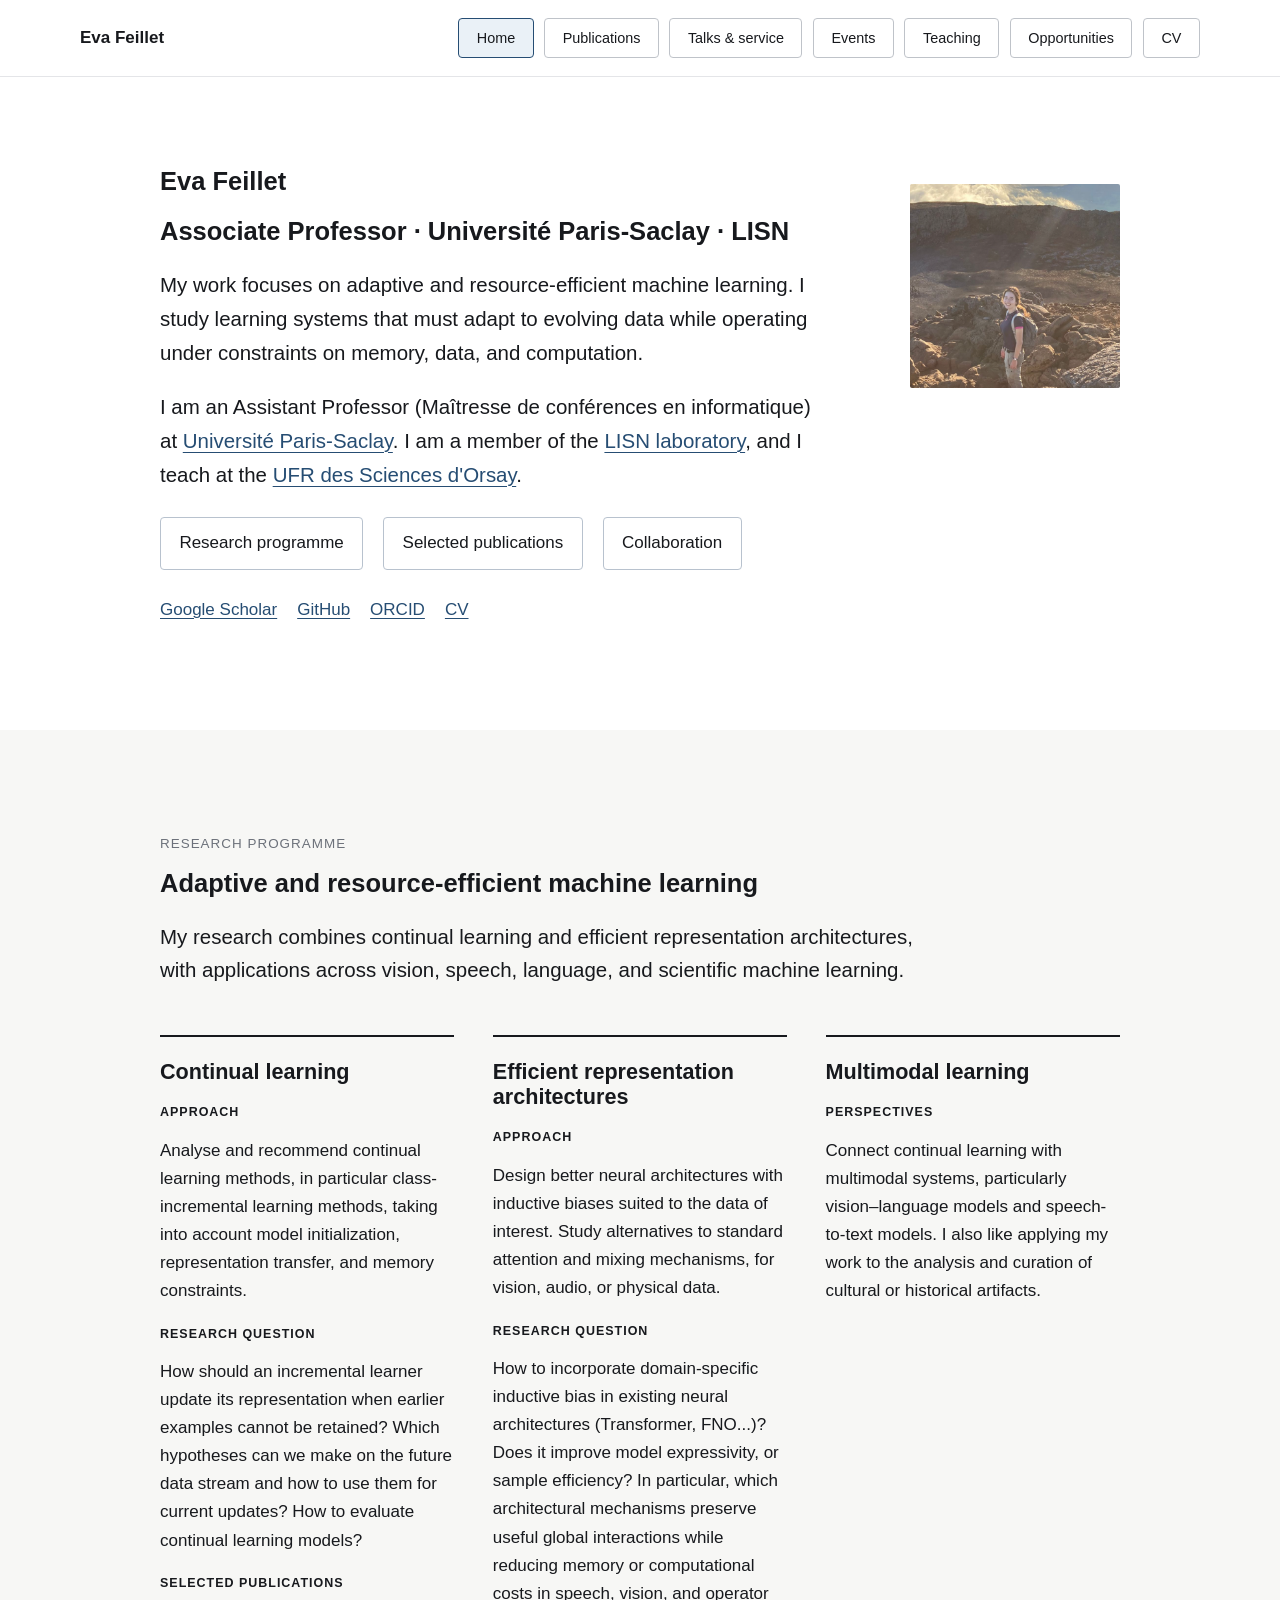
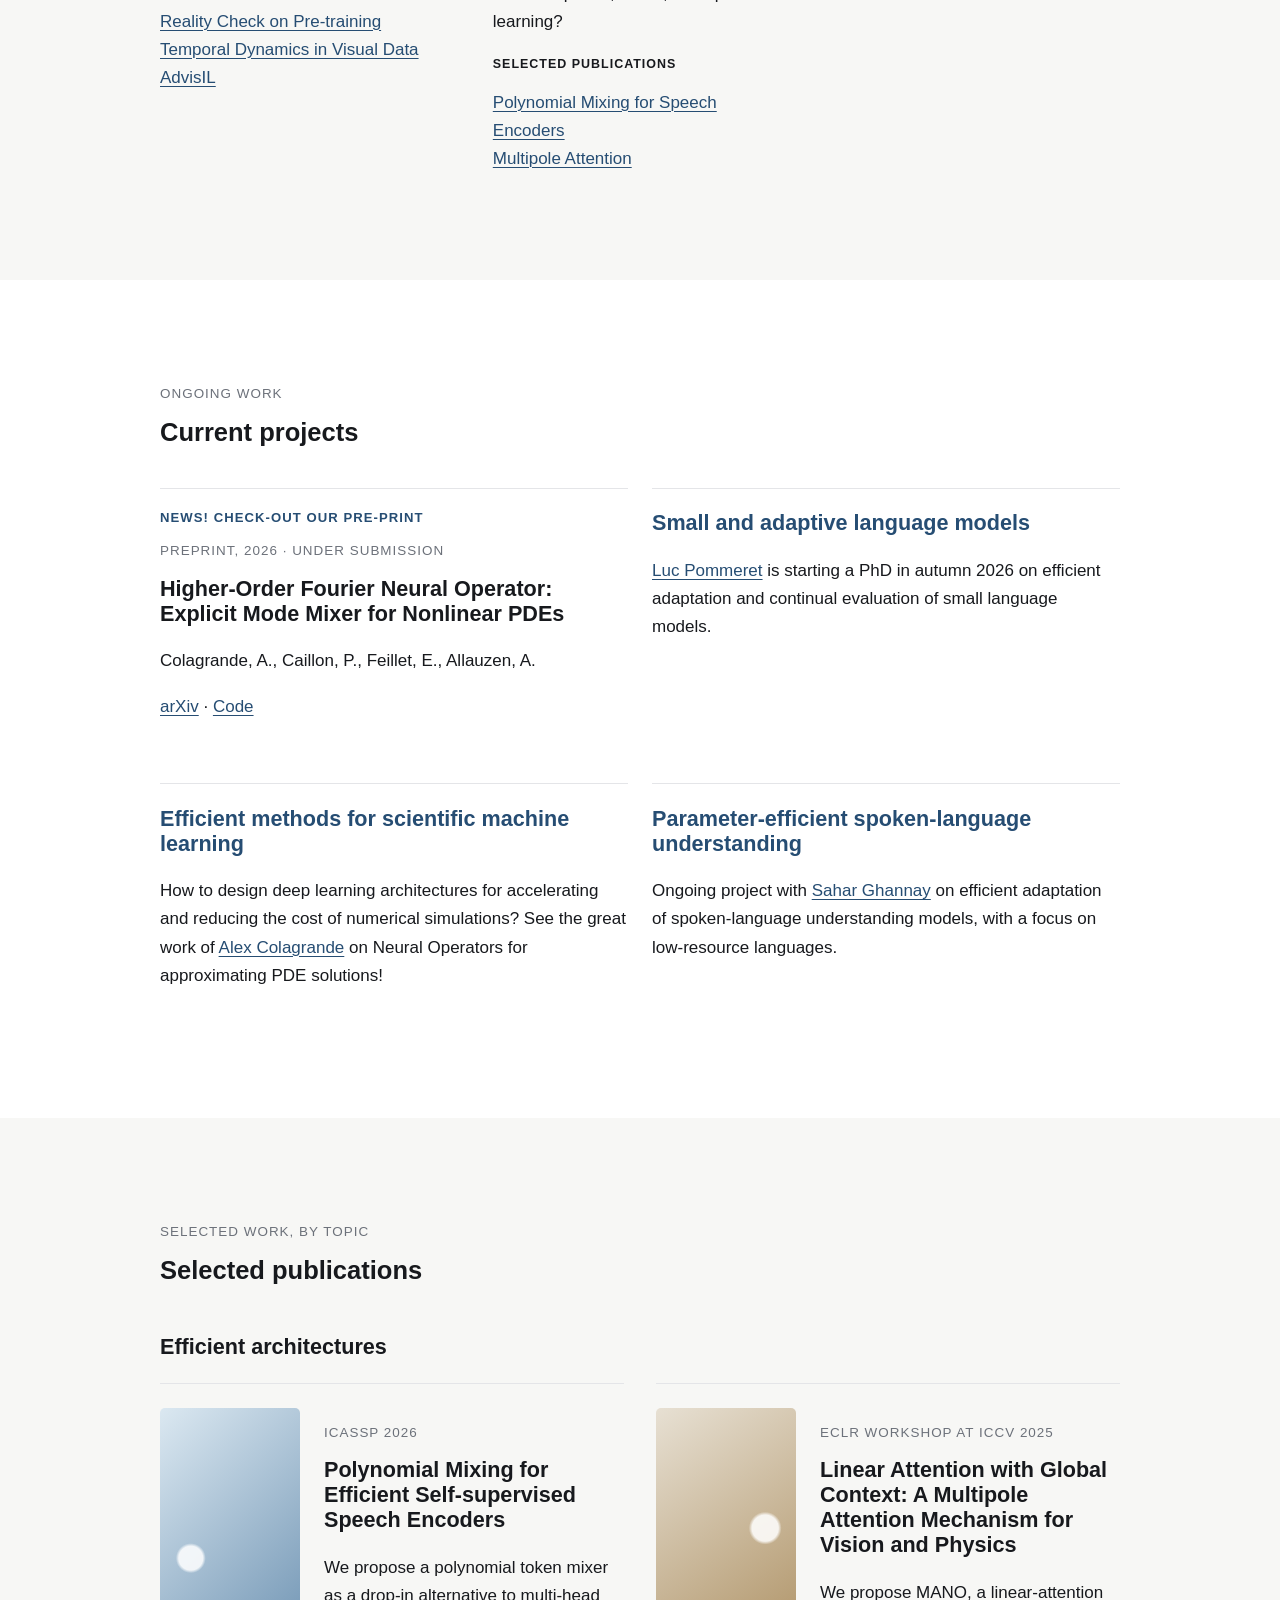
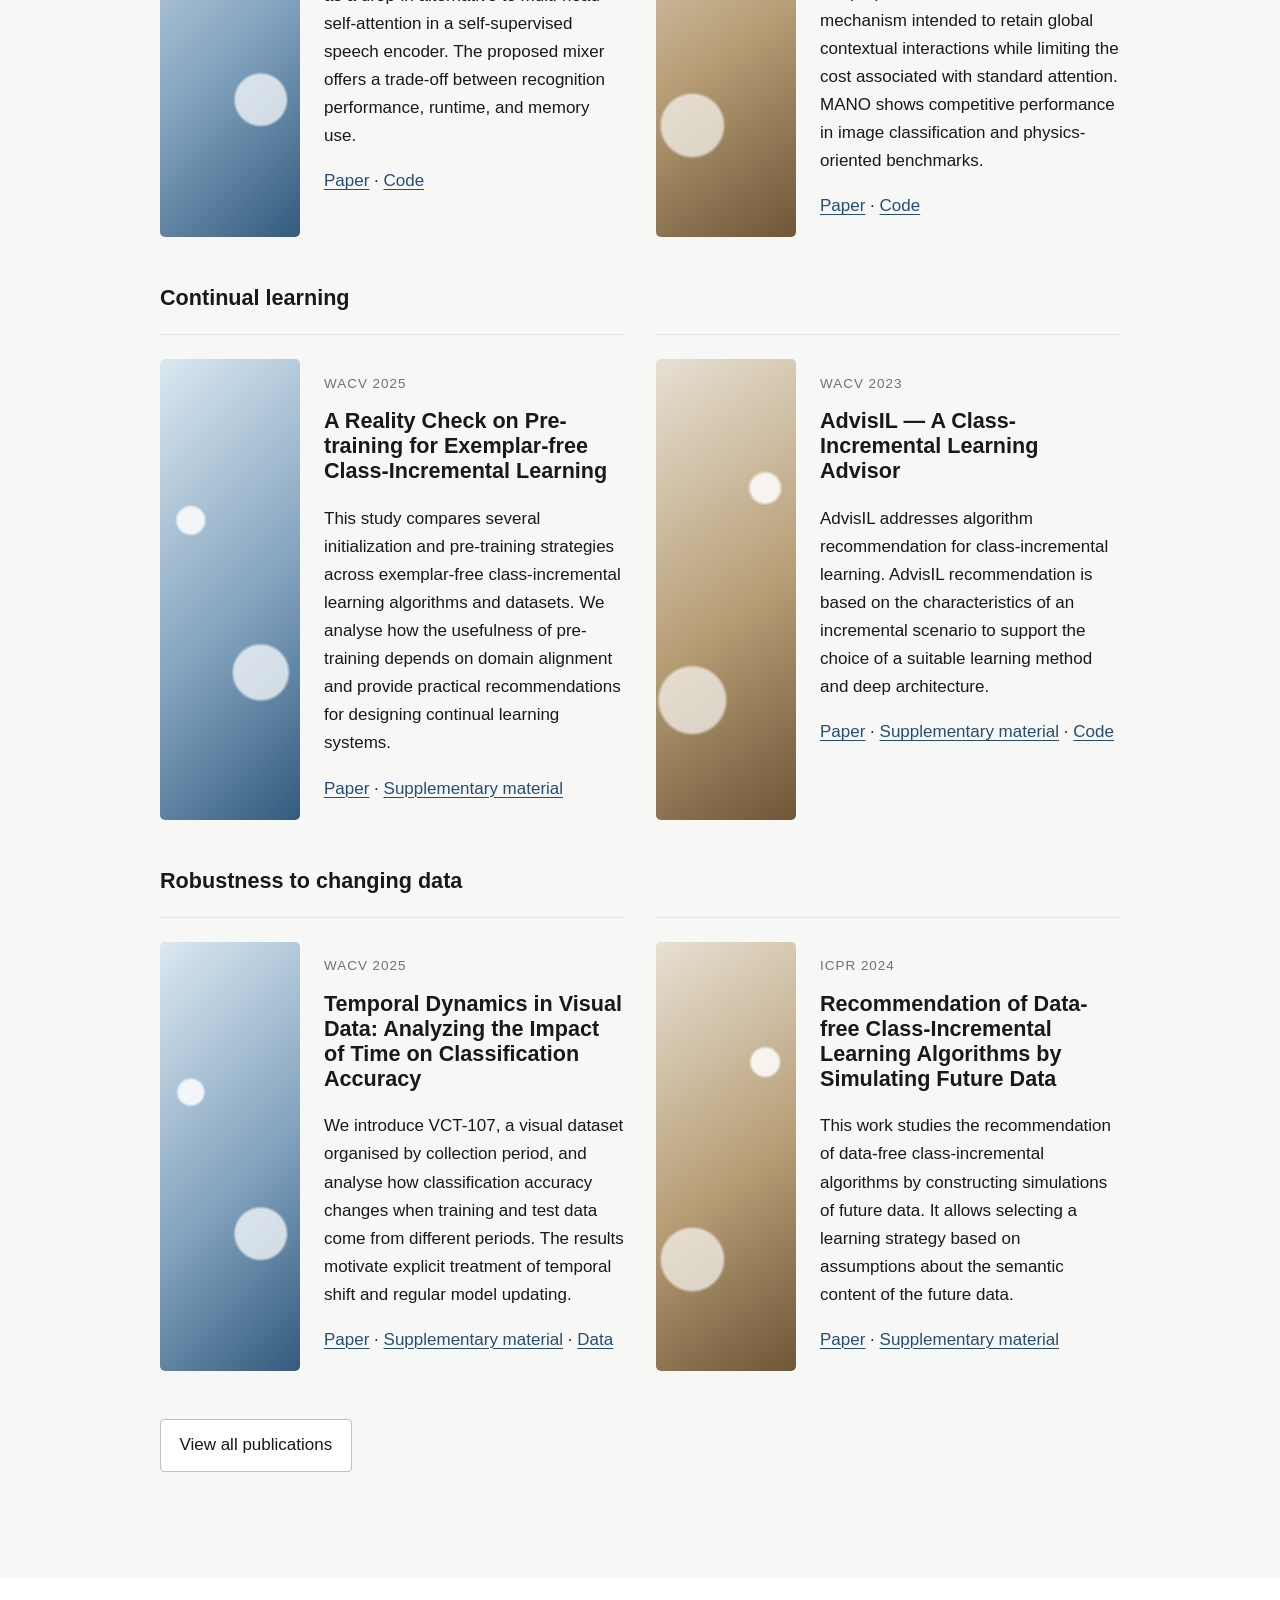
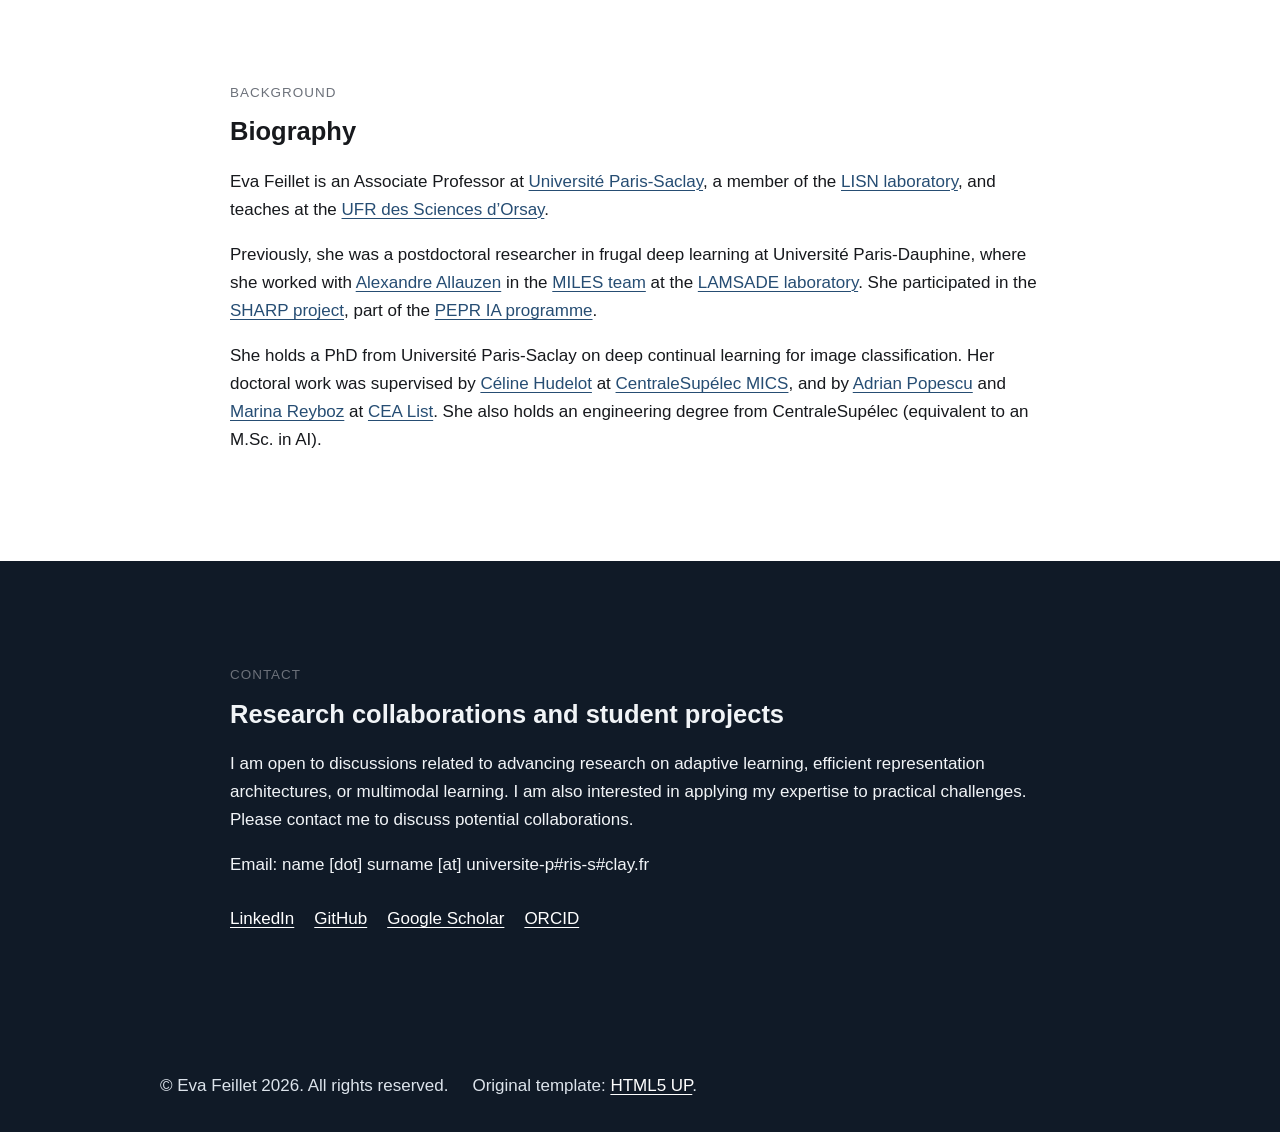
<file: index.html>
<!DOCTYPE HTML>
<html lang="en"><head><title>Eva Feillet — Adaptive and resource-efficient machine learning</title><meta charset="utf-8"/><meta content="width=device-width, initial-scale=1" name="viewport"/><meta content="Eva Feillet's research on continual learning, temporal distribution change, and efficient representation architectures." name="description"/><link href="site.css" rel="stylesheet"/></head><body><nav aria-label="Primary navigation" id="nav"><div class="nav-shell"><a class="site-name" href="index.html">Eva Feillet</a><ul><li><a aria-current="page" href="index.html">Home</a></li><li><a href="publications.html">Publications</a></li><li><a href="talks-service.html">Talks &amp; service</a></li><li><a href="events.html">Events</a></li><li><a href="teaching.html">Teaching</a></li><li><a href="opportunities.html">Opportunities</a></li><li><a href="cv.html">CV</a></li></ul></div></nav><main>
<section class="section hero-section" id="top"><div class="page-container hero-layout">
<div class="hero-text"><h1>Eva Feillet</h1>
<h2>Associate Professor · Université Paris-Saclay · LISN</h2>
<p class="lead">My work focuses on adaptive and resource-efficient machine learning. I study learning systems that must adapt to evolving data while operating under constraints on memory, data, and computation.</p>
<p class="lead">I am an Assistant Professor (Maîtresse de conférences en informatique) at <a href="https://www.universite-paris-saclay.fr/">Université Paris-Saclay</a>. I am a member of the <a href="https://www.lisn.upsaclay.fr/">LISN laboratory</a>, and I teach at the <a href="https://www.sciences.universite-paris-saclay.fr/">UFR des Sciences d'Orsay</a>.</p>
<div class="button-row"><a class="button" href="#research">Research programme</a><a class="button" href="#selected-publications">Selected publications</a><a class="button" href="#contact">Collaboration</a></div>
<p class="profile-links"><a href="https://scholar.google.com/citations?user=ocNUoF8AAAAJ&amp;hl=fr&amp;oi=ao">Google Scholar</a><a href="https://github.com/EvaJF">GitHub</a><a href="https://orcid.org/0009-0007-4820-1599">ORCID</a><a href="cv.html">CV</a></p></div>
<div class="hero-portrait"><img alt="Eva Feillet" src="images/pp1.png"/></div></div></section>
<section class="section section-alt" id="research"><div class="page-container"><p class="eyebrow">Research programme</p><h2>Adaptive and resource-efficient machine learning</h2><p class="section-lead">My research combines continual learning and efficient representation architectures, with applications across vision, speech, language, and scientific machine learning.</p>
<div class="research-directions">
<article class="research-direction"><h3>Continual learning</h3><h4>Approach</h4><p>Analyse and recommend continual learning methods, in particular class-incremental learning methods, taking into account model initialization, representation transfer, and memory constraints.</p><h4>Research question</h4><p>How should an incremental learner update its representation when earlier examples cannot be retained? Which hypotheses can we make on the future data stream and how to use them for current updates? How to evaluate continual learning models?</p><h4>Selected publications</h4><p><a href="https://openaccess.thecvf.com/content/WACV2025/papers/Feillet_A_Reality_Check_on_Pre-training_for_Exemplar-free_Class-Incremental_Learning_WACV_2025_paper.pdf">Reality Check on Pre-training</a><br/><a href="https://openaccess.thecvf.com/content/WACV2025/papers/Pegeot_Temporal_Dynamics_in_Visual_Data_Analyzing_the_Impact_of_Time_WACV_2025_paper.pdf">Temporal Dynamics in Visual Data</a><br/><a href="https://openaccess.thecvf.com/content/WACV2023/papers/Feillet_AdvisIL_-_A_Class-Incremental_Learning_Advisor_WACV_2023_paper.pdf">AdvisIL</a></p></article>
<article class="research-direction"><h3>Efficient representation architectures</h3><h4>Approach</h4><p>Design better neural architectures with inductive biases suited to the data of interest. Study alternatives to standard attention and mixing mechanisms, for vision, audio, or physical data.</p><h4>Research question</h4><p>How to incorporate domain-specific inductive bias in existing neural architectures (Transformer, FNO...)? Does it improve model expressivity, or sample efficiency? In particular, which architectural mechanisms preserve useful global interactions while reducing memory or computational costs in speech, vision, and operator learning?</p><h4>Selected publications</h4><p><a href="https://arxiv.org/pdf/2603.00683">Polynomial Mixing for Speech Encoders</a><br/><a href="https://openaccess.thecvf.com/content/ICCV2025W/ECLR/papers/Colagrande_Linear_Attention_with_Global_Context_A_Multipole_Attention_Mechanism_for_ICCVW_2025_paper.pdf">Multipole Attention</a></p></article>
<article class="research-direction"><h3>Multimodal learning</h3><h4>Perspectives</h4><p>Connect continual learning with multimodal systems, particularly vision–language models and speech-to-text models. I also like applying my work to the analysis and curation of cultural or historical artifacts.</p></article>
</div></div></section>
<section class="section" id="projects"><div class="page-container"><p class="eyebrow">Ongoing work</p><h2>Current projects</h2><div class="project-grid">
<article class="project-card"><h3>News! Check-out our pre-print</h3><p class="meta">Preprint, 2026 · Under submission</p><h3>Higher-Order Fourier Neural Operator: Explicit Mode Mixer for Nonlinear PDEs</h3><p>Colagrande, A., Caillon, P., Feillet, E., Allauzen, A.</p><p><a href="https://arxiv.org/abs/2606.28122">arXiv</a> · <a href="https://github.com/AlexColagrande/HO-FNO">Code</a></p></article>
<article class="project-card"><h3>Small and adaptive language models</h3><p><a href="https://scholar.google.com/citations?hl=fr&amp;user=f-6PeWUAAAAJ"> Luc Pommeret</a> is starting a PhD in autumn 2026 on efficient adaptation and continual evaluation of small language models.</p></article>
<article class="project-card"><h3>Efficient methods for scientific machine learning</h3><p>How to design deep learning architectures for accelerating and reducing the cost of numerical simulations? See the great work of <a href="https://scholar.google.com/citations?hl=fr&amp;user=d6NWsGAAAAAJ"> Alex Colagrande</a> on Neural Operators for approximating PDE solutions!</p></article>
<article class="project-card"><h3>Parameter-efficient spoken-language understanding</h3><p>Ongoing project with <a href="https://scholar.google.com/citations?hl=fr&amp;user=pkYn1SoAAAAJ">Sahar Ghannay</a> on efficient adaptation of spoken-language understanding models, with a focus on low-resource languages.</p></article>
</div></div></section>
<section class="section section-alt" id="selected-publications"><div class="page-container"><p class="eyebrow">Selected work, by topic</p><h2>Selected publications</h2>
<h3 class="topic-title">Efficient architectures</h3><div class="publication-grid"><article class="publication-card"><div class="illustration-placeholder"></div><div><p class="meta">ICASSP 2026</p><h3>Polynomial Mixing for Efficient Self-supervised Speech Encoders</h3><p>We propose a polynomial token mixer as a drop-in alternative to multi-head self-attention in a self-supervised speech encoder. The proposed mixer offers a trade-off between recognition performance, runtime, and memory use.</p><p><a href="https://arxiv.org/pdf/2603.00683">Paper</a> · <a href="https://github.com/EvaJF/pom4speech">Code</a></p></div></article>
<article class="publication-card"><div class="illustration-placeholder"></div><div><p class="meta">ECLR Workshop at ICCV 2025</p><h3>Linear Attention with Global Context: A Multipole Attention Mechanism for Vision and Physics</h3><p>We propose MANO, a linear-attention mechanism intended to retain global contextual interactions while limiting the cost associated with standard attention. MANO shows competitive performance in image classification and physics-oriented benchmarks.</p><p><a href="https://openaccess.thecvf.com/content/ICCV2025W/ECLR/papers/Colagrande_Linear_Attention_with_Global_Context_A_Multipole_Attention_Mechanism_for_ICCVW_2025_paper.pdf">Paper</a> · <a href="https://github.com/AlexColagrande/MANO">Code</a></p></div></article></div>
<h3 class="topic-title">Continual learning</h3><div class="publication-grid"><article class="publication-card"><div class="illustration-placeholder"></div><div><p class="meta">WACV 2025</p><h3>A Reality Check on Pre-training for Exemplar-free Class-Incremental Learning</h3><p>This study compares several initialization and pre-training strategies across exemplar-free class-incremental learning algorithms and datasets. We analyse how the usefulness of pre-training depends on domain alignment and provide practical recommendations for designing continual learning systems.</p><p><a href="https://openaccess.thecvf.com/content/WACV2025/papers/Feillet_A_Reality_Check_on_Pre-training_for_Exemplar-free_Class-Incremental_Learning_WACV_2025_paper.pdf">Paper</a> · <a href="https://openaccess.thecvf.com/content/WACV2025/supplemental/Feillet_A_Reality_Check_WACV_2025_supplemental.pdf">Supplementary material</a></p></div></article>
<article class="publication-card"><div class="illustration-placeholder"></div><div><p class="meta">WACV 2023</p><h3>AdvisIL — A Class-Incremental Learning Advisor</h3><p>AdvisIL addresses algorithm recommendation for class-incremental learning. AdvisIL recommendation is based on the characteristics of an incremental scenario to support the choice of a suitable learning method and deep architecture.</p><p><a href="https://openaccess.thecvf.com/content/WACV2023/papers/Feillet_AdvisIL_-_A_Class-Incremental_Learning_Advisor_WACV_2023_paper.pdf">Paper</a> · <a href="https://openaccess.thecvf.com/content/WACV2023/supplemental/Feillet_AdvisIL_-_A_WACV_2023_supplemental.pdf">Supplementary material</a> · <a href="https://github.com/EvaJF/AdvisIL">Code</a></p></div></article></div>
<h3 class="topic-title">Robustness to changing data</h3><div class="publication-grid"><article class="publication-card"><div class="illustration-placeholder"></div><div><p class="meta">WACV 2025</p><h3>Temporal Dynamics in Visual Data: Analyzing the Impact of Time on Classification Accuracy</h3><p>We introduce VCT-107, a visual dataset organised by collection period, and analyse how classification accuracy changes when training and test data come from different periods. The results motivate explicit treatment of temporal shift and regular model updating.</p><p><a href="https://openaccess.thecvf.com/content/WACV2025/papers/Pegeot_Temporal_Dynamics_in_Visual_Data_Analyzing_the_Impact_of_Time_WACV_2025_paper.pdf">Paper</a> · <a href="https://openaccess.thecvf.com/content/WACV2025/supplemental/Pegeot_Temporal_Dynamics_in_WACV_2025_supplemental.pdf">Supplementary material</a> · <a href="https://github.com/pt0m/VCT-107">Data</a></p></div></article>
<article class="publication-card"><div class="illustration-placeholder"></div><div><p class="meta">ICPR 2024</p><h3>Recommendation of Data-free Class-Incremental Learning Algorithms by Simulating Future Data</h3><p>This work studies the recommendation of data-free class-incremental algorithms by constructing simulations of future data. It allows selecting a learning strategy based on assumptions about the semantic content of the future data.</p><p><a href="https://doi.org/10.1007/978-3-031-78395-1_21">Paper</a> · <a href="https://static-content.springer.com/esm/chp%3A10.1007%2F978-3-031-78395-1_21/MediaObjects/645292_1_En_21_MOESM1_ESM.pdf">Supplementary material</a></p></div></article></div>
<p><a class="button" href="publications.html">View all publications</a></p></div></section>
<section class="section" id="bio"><div class="page-container prose"><p class="eyebrow">Background</p><h2>Biography</h2><p>Eva Feillet is an Associate Professor at <a href="https://www.universite-paris-saclay.fr/">Université Paris-Saclay</a>, a member of the <a href="https://www.lisn.upsaclay.fr/">LISN laboratory</a>, and teaches at the <a href="https://www.sciences.universite-paris-saclay.fr/">UFR des Sciences d’Orsay</a>.</p><p>Previously, she was a postdoctoral researcher in frugal deep learning at Université Paris-Dauphine, where she worked with <a href="https://allauzen.github.io/">Alexandre Allauzen</a> in the <a href="https://www.lamsade.dauphine.fr/wp/miles/">MILES team</a> at the <a href="https://www.lamsade.dauphine.fr/en.html">LAMSADE laboratory</a>. She participated in the <a href="https://project.inria.fr/sharp/">SHARP project</a>, part of the <a href="https://www.pepr-ia.fr/projet/sharp/">PEPR IA programme</a>.</p><p>She holds a PhD from Université Paris-Saclay on deep continual learning for image classification. Her doctoral work was supervised by <a href="https://scholar.google.fr/citations?user=gFlAh6MAAAAJ&amp;hl=fr">Céline Hudelot</a> at <a href="http://www.mics.centralesupelec.fr/">CentraleSupélec MICS</a>, and by <a href="https://scholar.google.com/citations?user=fjsa2GYAAAAJ&amp;hl=ro">Adrian Popescu</a> and <a href="https://dblp.org/pid/98/5284.html">Marina Reyboz</a> at <a href="https://list.cea.fr/en/">CEA List</a>. She also holds an engineering degree from CentraleSupélec (equivalent to an M.Sc. in AI).</p></div></section>
<section class="section contact-section" id="contact"><div class="page-container prose"><p class="eyebrow">Contact</p><h2>Research collaborations and student projects</h2><p>I am open to discussions related to advancing research on adaptive learning, efficient representation architectures, or multimodal learning. I am also interested in applying my expertise to practical challenges. Please contact me to discuss potential collaborations.</p><p>Email: name [dot] surname [at] universite-p#ris-s#clay.fr</p><p class="profile-links"><a href="https://fr.linkedin.com/in/eva-feillet-ds">LinkedIn</a><a href="https://github.com/EvaJF">GitHub</a><a href="https://scholar.google.com/citations?user=ocNUoF8AAAAJ&amp;hl=fr&amp;oi=ao">Google Scholar</a><a href="https://orcid.org/0009-0007-4820-1599">ORCID</a></p></div></section>
</main><footer class="site-footer"><div class="page-container"><ul><li>© Eva Feillet 2026. All rights reserved.</li><li>Original template: <a href="http://html5up.net">HTML5 UP</a>.</li></ul></div></footer></body></html>
</file>
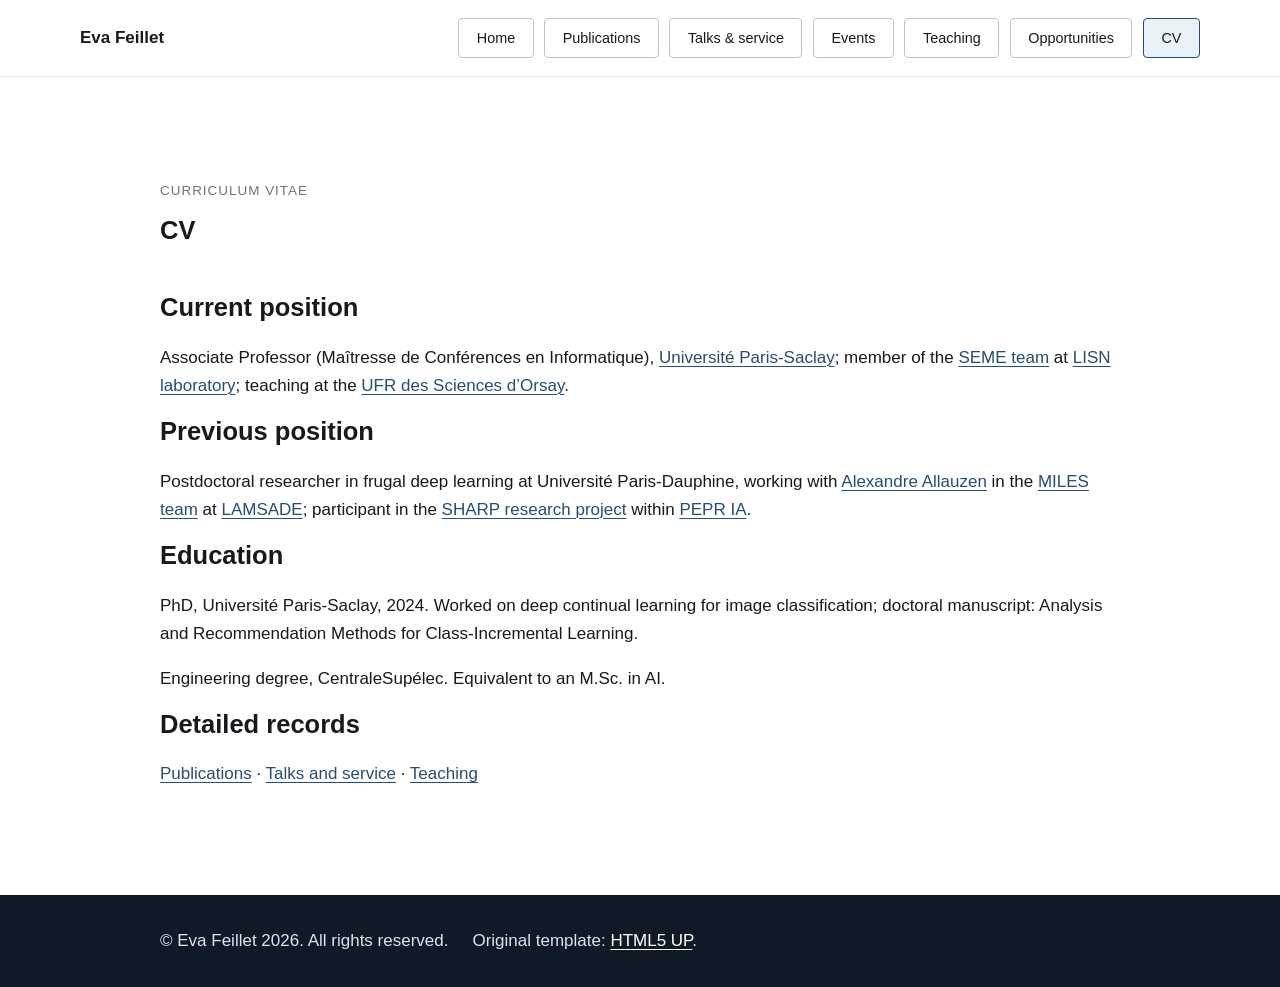
<file: cv.html>
<!DOCTYPE HTML>

<!--
    Redesign based on Miniport by HTML5 UP
    html5up.net | @ajlkn
    Original template licensed under CCA 3.0: html5up.net/license
-->
<html lang="en">
<head>
<title>CV — Eva Feillet</title>
<meta charset="utf-8"/>
<meta content="width=device-width, initial-scale=1, user-scalable=no" name="viewport"/>
<meta content="Curriculum vitae overview for Eva Feillet." name="description"/>
<link href="site.css" rel="stylesheet"/>
</head>
<body class="subpage">
<nav aria-label="Primary navigation" id="nav"><div class="nav-shell"><a class="site-name" href="index.html">Eva Feillet</a><ul><li><a href="index.html">Home</a></li><li><a href="publications.html">Publications</a></li><li><a href="talks-service.html">Talks &amp; service</a></li><li><a href="events.html">Events</a></li><li><a href="teaching.html">Teaching</a></li><li><a href="opportunities.html">Opportunities</a></li><li><a aria-current="page" href="cv.html">CV</a></li></ul></div></nav>
<main><article class="wrapper style1"><div class="page-container">
<header class="page-header"><p class="eyebrow">Curriculum vitae</p><h1>CV</h1></header>
<h2>Current position</h2>
<p>Associate Professor (Maîtresse de Conférences en Informatique), <a href="https://www.universite-paris-saclay.fr/">Université Paris-Saclay</a>; member of the <a href="https://www.lisn.upsaclay.fr/recherche/departements-scientifiques/stl/semantics-and-information-extraction/">SEME team</a> at <a href="https://www.lisn.upsaclay.fr/">LISN laboratory</a>; teaching at the <a href="https://www.sciences.universite-paris-saclay.fr/">UFR des Sciences d’Orsay</a>.</p>
<h2>Previous position</h2>
<p>Postdoctoral researcher in frugal deep learning at Université Paris-Dauphine, working with <a href="https://allauzen.github.io/">Alexandre Allauzen</a> in the <a href="https://www.lamsade.dauphine.fr/wp/miles/">MILES team</a> at <a href="https://www.lamsade.dauphine.fr/en.html">LAMSADE</a>; participant in the <a href="https://project.inria.fr/sharp/">SHARP research project</a> within <a href="https://www.pepr-ia.fr/projet/sharp/">PEPR IA</a>.</p>
<h2>Education</h2>
<p>PhD, Université Paris-Saclay, 2024. Worked on deep continual learning for image classification; doctoral manuscript: Analysis and Recommendation Methods for Class-Incremental Learning.</p>
<p>Engineering degree, CentraleSupélec. Equivalent to an M.Sc. in AI.</p>
<h2>Detailed records</h2>
<p><a href="publications.html">Publications</a> · <a href="talks-service.html">Talks and service</a> · <a href="teaching.html">Teaching</a></p>
</div></article></main>
<footer class="site-footer"><div class="page-container"><ul id="copyright">
<li>© Eva Feillet 2026. All rights reserved.</li>
<li>Original template: <a href="http://html5up.net">HTML5 UP</a>.</li>
</ul></div></footer>
</body>
</html>
</file>
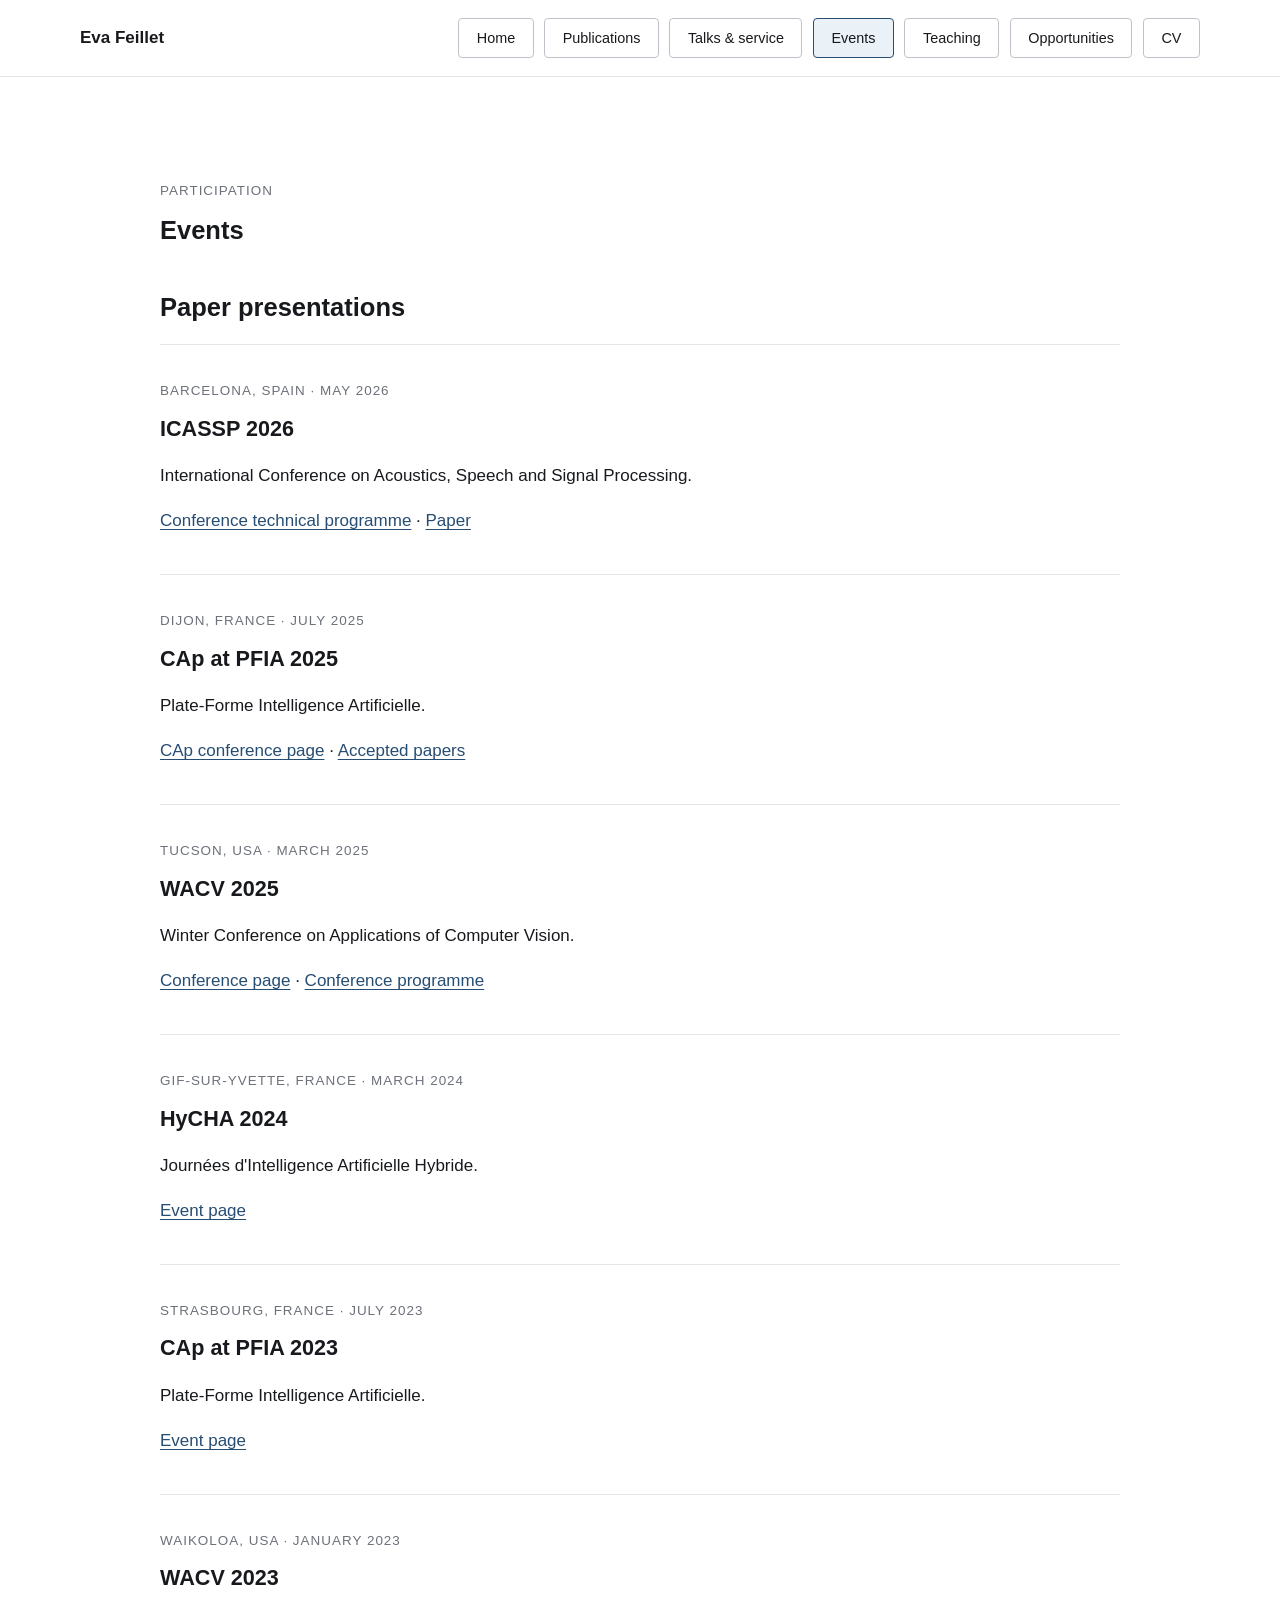
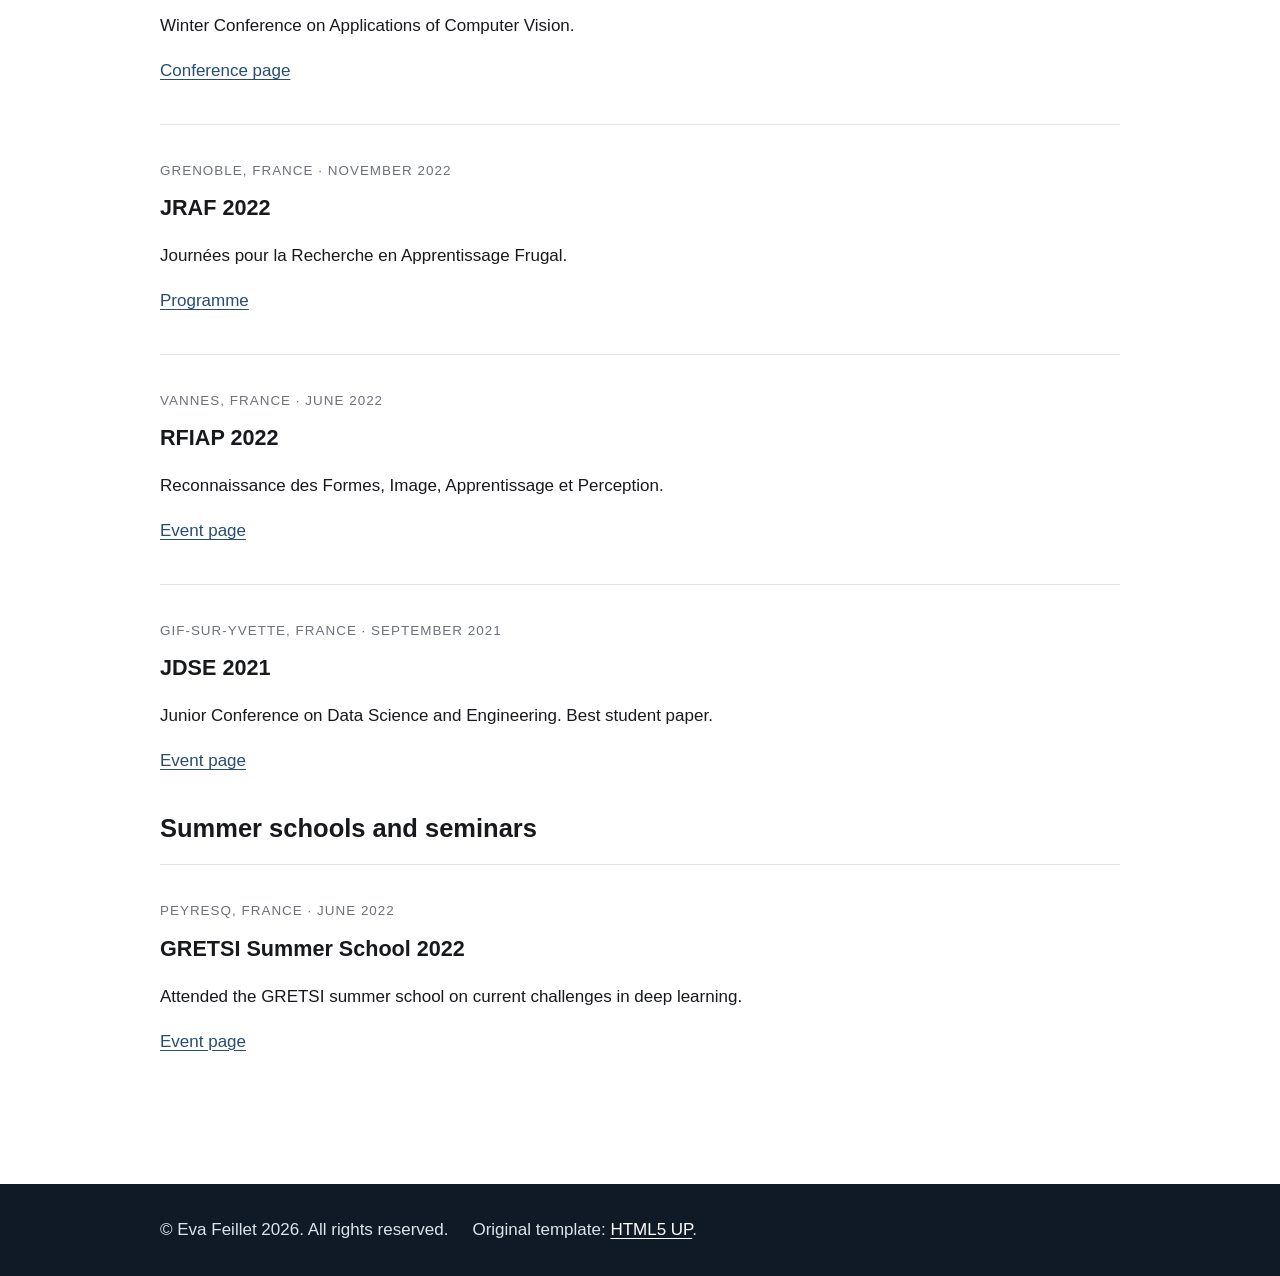
<file: events.html>
<!DOCTYPE HTML>
<html lang="en"><head><title>Events — Eva Feillet</title><meta charset="utf-8"/><meta content="width=device-width, initial-scale=1" name="viewport"/><meta content="Selected conferences, workshops, and summer schools attended by Eva Feillet." name="description"/><link href="site.css" rel="stylesheet"/></head><body><nav aria-label="Primary navigation" id="nav"><div class="nav-shell"><a class="site-name" href="index.html">Eva Feillet</a><ul><li><a href="index.html">Home</a></li><li><a href="publications.html">Publications</a></li><li><a href="talks-service.html">Talks &amp; service</a></li><li><a aria-current="page" href="events.html">Events</a></li><li><a href="teaching.html">Teaching</a></li><li><a href="opportunities.html">Opportunities</a></li><li><a href="cv.html">CV</a></li></ul></div></nav><main><article class="wrapper style1"><div class="page-container"><header class="page-header"><p class="eyebrow">Participation</p><h1>Events</h1></header><h2>Paper presentations</h2><div class="record-list">
<section class="record-card"><p class="meta">Barcelona, Spain · May 2026</p><h3>ICASSP 2026</h3><p>International Conference on Acoustics, Speech and Signal Processing.</p><p><a href="https://2026.ieeeicassp.org/technical-program/">Conference technical programme</a> · <a href="https://ieeexplore.ieee.org/abstract/document/11461246">Paper</a></p></section>
<section class="record-card"><p class="meta">Dijon, France · July 2025</p><h3>CAp at PFIA 2025</h3><p>Plate-Forme Intelligence Artificielle.</p><p><a href="https://pfia2025.u-bourgogne.fr/conferences/cap/">CAp conference page</a> · <a href="https://pfia2025.u-bourgogne.fr/conferences/cap/accepted2.html">Accepted papers</a></p></section>
<section class="record-card"><p class="meta">Tucson, USA · March 2025</p><h3>WACV 2025</h3><p>Winter Conference on Applications of Computer Vision.</p><p><a href="https://wacv2025.thecvf.com/">Conference page</a> · <a href="http://wacv2025.thecvf.com/wp-content/uploads/2025/02/WACV-2025-Program.pdf">Conference programme</a></p></section>
<section class="record-card"><p class="meta">Gif-sur-Yvette, France · March 2024</p><h3>HyCHA 2024</h3><p>Journées d'Intelligence Artificielle Hybride.</p><p><a href="https://hycha24.sciencesconf.org/">Event page</a></p></section>
<section class="record-card"><p class="meta">Strasbourg, France · July 2023</p><h3>CAp at PFIA 2023</h3><p>Plate-Forme Intelligence Artificielle.</p><p><a href="https://pfia23.icube.unistra.fr/">Event page</a></p></section>
<section class="record-card"><p class="meta">Waikoloa, USA · January 2023</p><h3>WACV 2023</h3><p>Winter Conference on Applications of Computer Vision.</p><p><a href="https://wacv2023.thecvf.com/home">Conference page</a></p></section>
<section class="record-card"><p class="meta">Grenoble, France · November 2022</p><h3>JRAF 2022</h3><p>Journées pour la Recherche en Apprentissage Frugal.</p><p><a href="https://datamove.imag.fr/denis.trystram/JRAFflyerLight.pdf">Programme</a></p></section>
<section class="record-card"><p class="meta">Vannes, France · June 2022</p><h3>RFIAP 2022</h3><p>Reconnaissance des Formes, Image, Apprentissage et Perception.</p><p><a href="https://caprfiap2022.sciencesconf.org/">Event page</a></p></section>
<section class="record-card"><p class="meta">Gif-sur-Yvette, France · September 2021</p><h3>JDSE 2021</h3><p>Junior Conference on Data Science and Engineering. Best student paper.</p><p><a href="https://digicosme.cnrs.fr/jdse-autumn-2021/">Event page</a></p></section></div>
<h2>Summer schools and seminars</h2><div class="record-list"><section class="record-card"><p class="meta">Peyresq, France · June 2022</p><h3>GRETSI Summer School 2022</h3><p>Attended the GRETSI summer school on current challenges in deep learning.</p><p><a href="http://gretsi.fr/peyresq22/">Event page</a></p></section></div></div></article></main><footer class="site-footer"><div class="page-container"><ul><li>© Eva Feillet 2026. All rights reserved.</li><li>Original template: <a href="http://html5up.net">HTML5 UP</a>.</li></ul></div></footer></body></html>
</file>
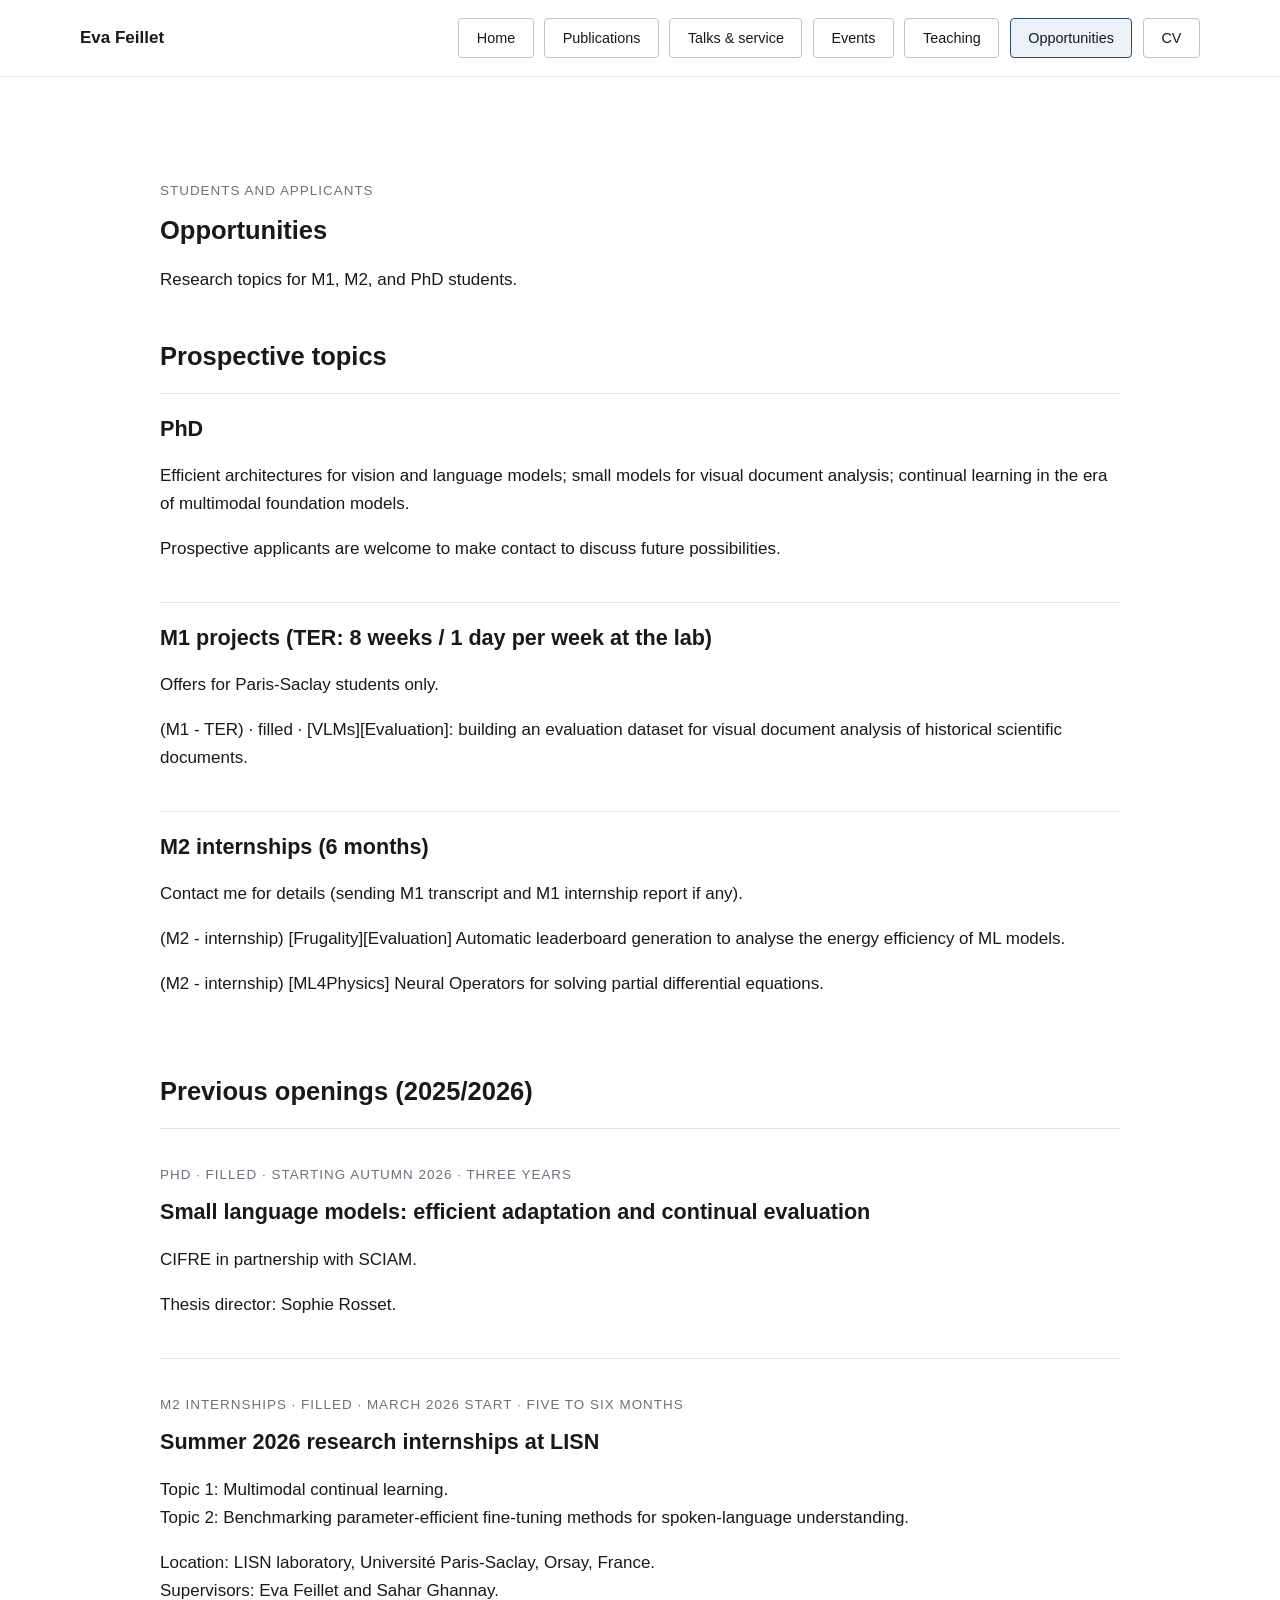
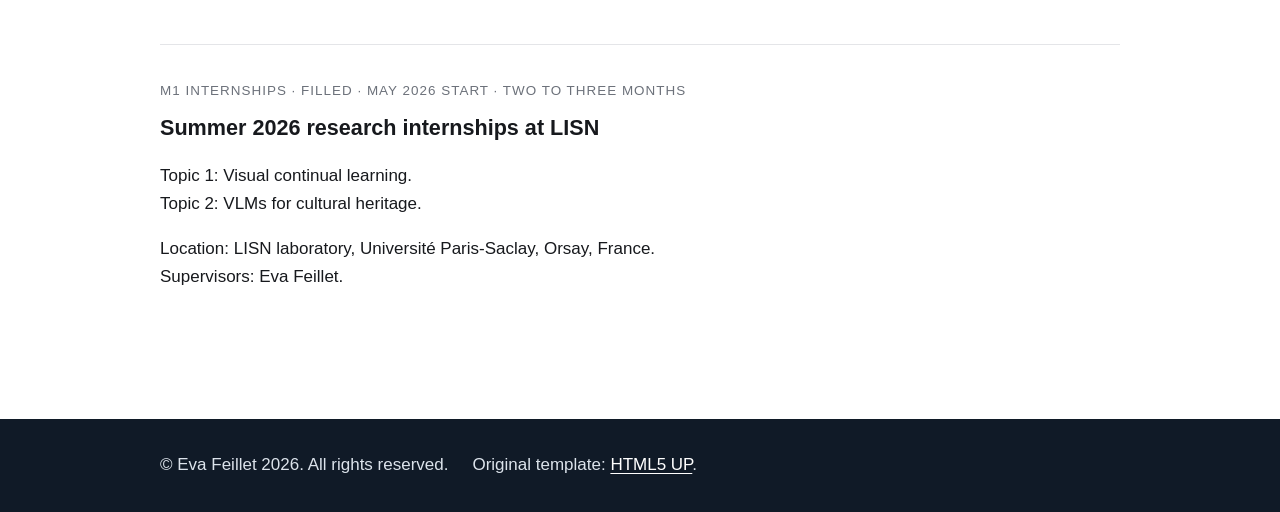
<file: opportunities.html>
<!DOCTYPE HTML>

<!--
    Redesign based on Miniport by HTML5 UP
    html5up.net | @ajlkn
    Original template licensed under CCA 3.0: html5up.net/license
-->
<html lang="en">
<head>
<title>Opportunities — Eva Feillet</title>
<meta charset="utf-8"/>
<meta content="width=device-width, initial-scale=1, user-scalable=no" name="viewport"/>
<meta content="M1, M2, and PhD research opportunities." name="description"/>
<link href="site.css" rel="stylesheet"/>
</head>
<body class="subpage">
<nav aria-label="Primary navigation" id="nav"><div class="nav-shell"><a class="site-name" href="index.html">Eva Feillet</a><ul><li><a href="index.html">Home</a></li><li><a href="publications.html">Publications</a></li><li><a href="talks-service.html">Talks &amp; service</a></li><li><a href="events.html">Events</a></li><li><a href="teaching.html">Teaching</a></li><li><a aria-current="page" href="opportunities.html">Opportunities</a></li><li><a href="cv.html">CV</a></li></ul></div></nav>
<main><article class="wrapper style1"><div class="page-container">
<header class="page-header"><p class="eyebrow">Students and applicants</p><h1>Opportunities</h1><p>Research topics for M1, M2, and PhD students.</p></header>
<h2>Prospective topics</h2>
<div class="record-list">
<section class="record-card"><h3>PhD</h3><p>Efficient architectures for vision and language models; small models for visual document analysis; continual learning in the era of multimodal foundation models.</p><p>Prospective applicants are welcome to make contact to discuss future possibilities.</p></section>
<section class="record-card"><h3>M1 projects (TER: 8 weeks / 1 day per week at the lab)</h3>
    <p>Offers for Paris-Saclay students only.</p> 
    <p>(M1 - TER) · filled · [VLMs][Evaluation]: building an evaluation dataset for visual document analysis of historical scientific documents.</p>
</section>
<section class="record-card"><h3>M2 internships (6 months)</h3>
    Contact me for details (sending M1 transcript and M1 internship report if any).
    <p>(M2 - internship) [Frugality][Evaluation] Automatic leaderboard generation to analyse the energy efficiency of ML models. </p>
    <p>(M2 - internship) [ML4Physics] Neural Operators for solving partial differential equations.</p>
</section>
</div>
<h2 style="margin-top:2.5rem">Previous openings (2025/2026) </h2>
<div class="record-list">
<section class="record-card"><p class="meta">PhD · filled · starting autumn 2026 · three years</p><h3>Small language models: efficient adaptation and continual evaluation</h3><p>CIFRE in partnership with SCIAM.</p><p>Thesis director: Sophie Rosset.</p></section>
<section class="record-card"><p class="meta">M2 internships · filled · March 2026 start · five to six months</p><h3>Summer 2026 research internships at LISN</h3><p>Topic 1: Multimodal continual learning.<br/>Topic 2: Benchmarking parameter-efficient fine-tuning methods for spoken-language understanding.</p><p>Location: LISN laboratory, Université Paris-Saclay, Orsay, France.<br/>Supervisors: Eva Feillet and Sahar Ghannay.</p></section>
<section class="record-card"><p class="meta">M1 internships · filled · May 2026 start · two to three months</p><h3>Summer 2026 research internships at LISN</h3><p>Topic 1: Visual continual learning.<br/>Topic 2: VLMs for cultural heritage.</p><p>Location: LISN laboratory, Université Paris-Saclay, Orsay, France.<br/>Supervisors: Eva Feillet.</p></section></div>
</div></article></main>
<footer class="site-footer"><div class="page-container"><ul id="copyright">
<li>© Eva Feillet 2026. All rights reserved.</li>
<li>Original template: <a href="http://html5up.net">HTML5 UP</a>.</li>
</ul></div></footer>
</body>
</html>
</file>
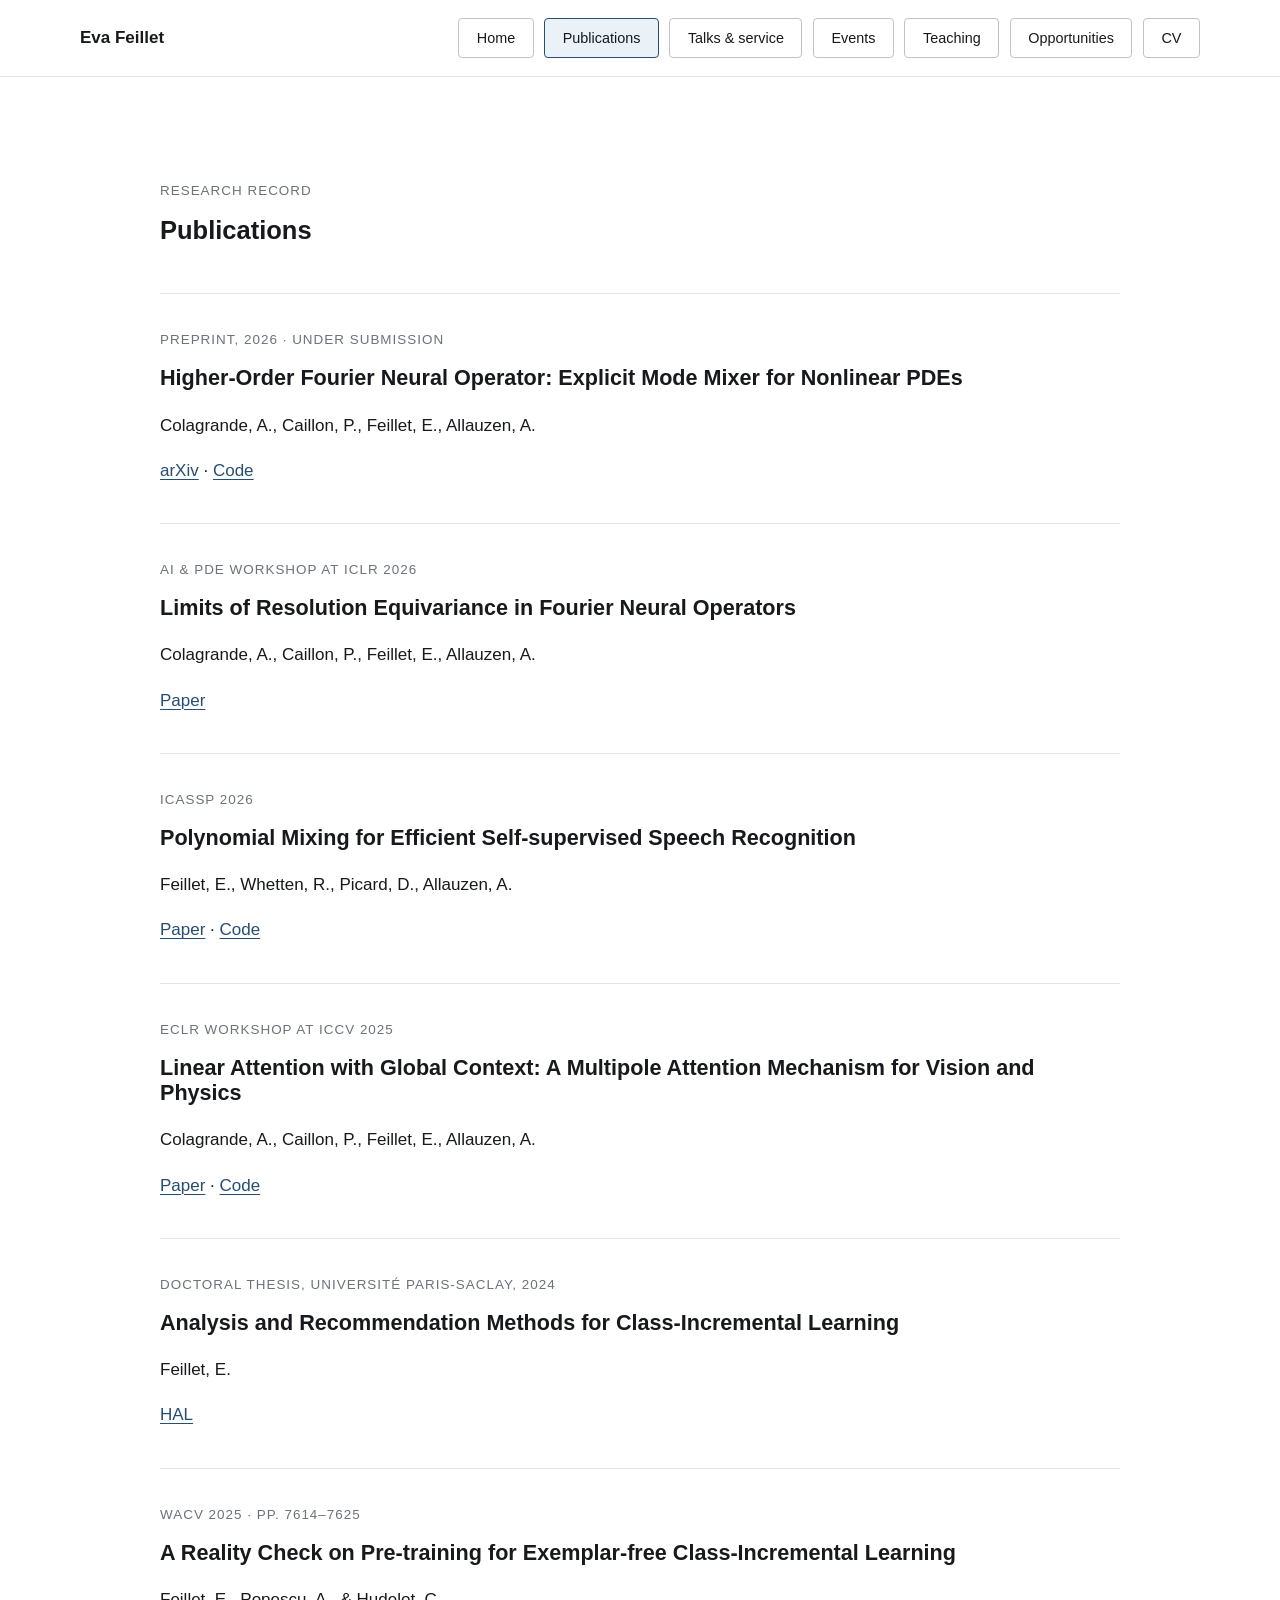
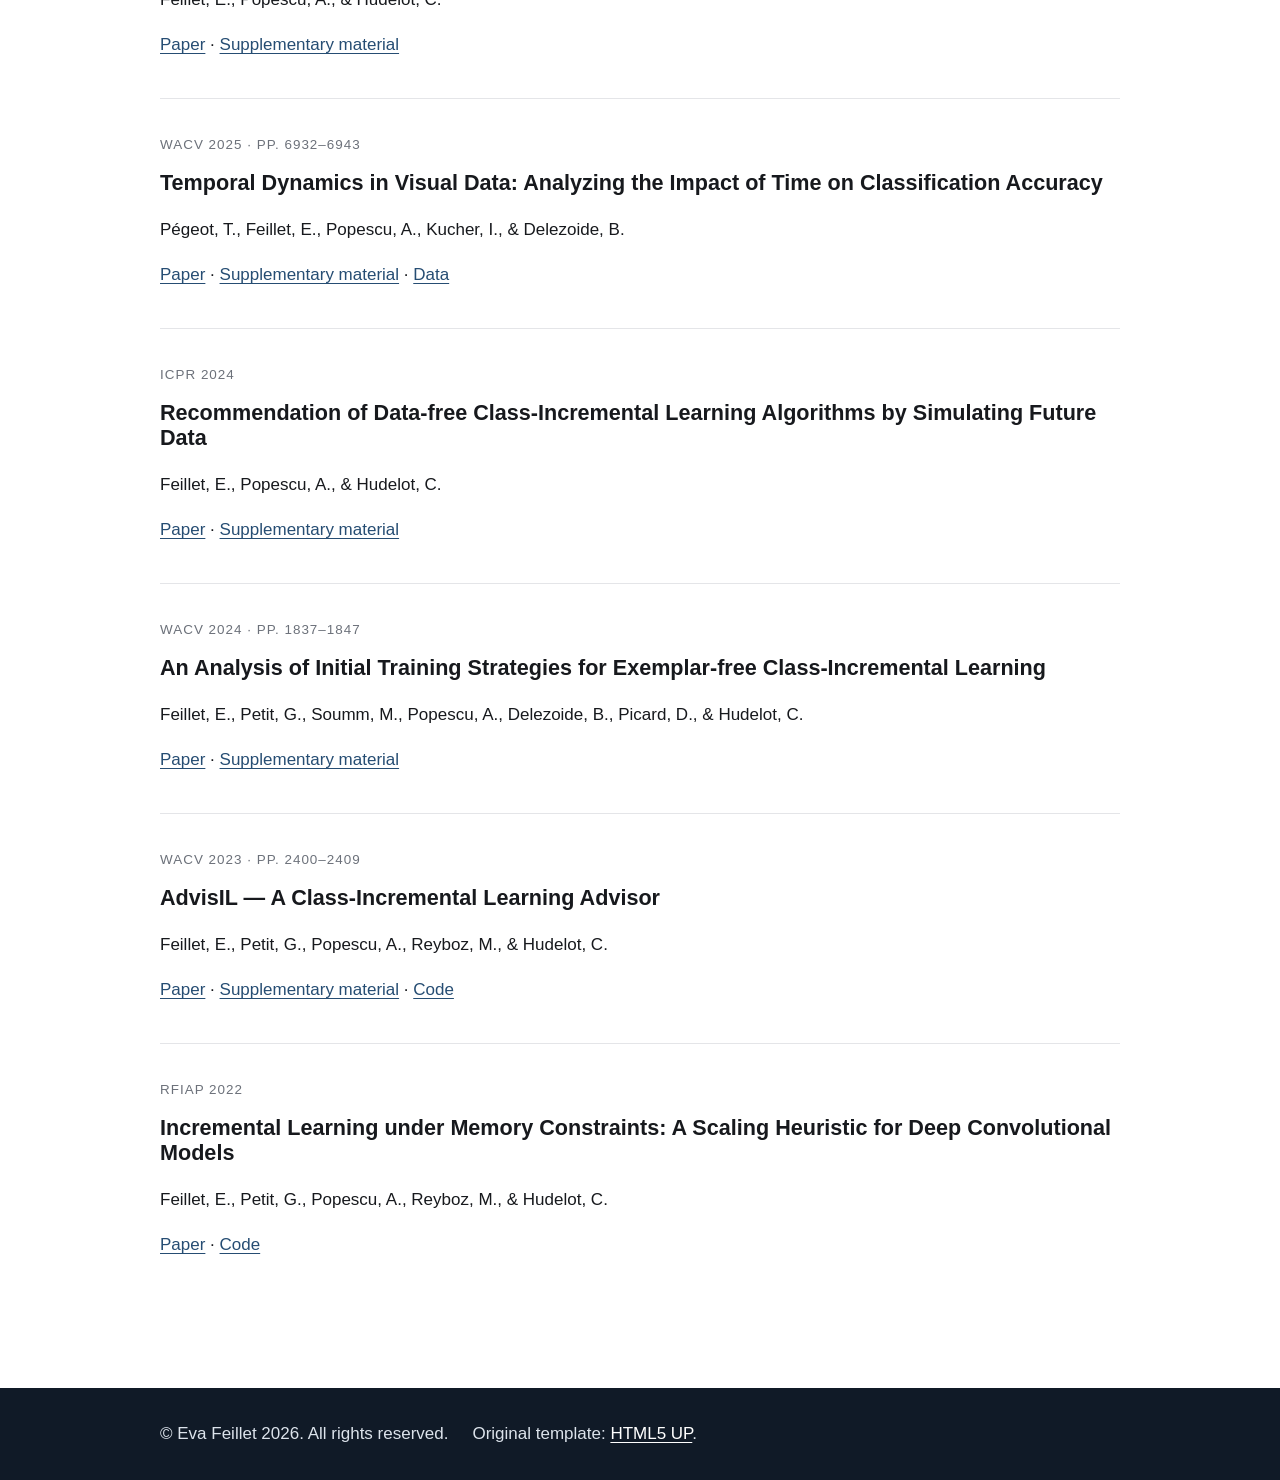
<file: publications.html>
<!DOCTYPE HTML>

<!--
    Redesign based on Miniport by HTML5 UP
    html5up.net | @ajlkn
    Original template licensed under CCA 3.0: html5up.net/license
-->
<html lang="en">
<head>
<title>Publications — Eva Feillet</title>
<meta charset="utf-8"/>
<meta content="width=device-width, initial-scale=1, user-scalable=no" name="viewport"/>
<meta content="Complete publication list for Eva Feillet." name="description"/>
<link href="site.css" rel="stylesheet"/>
</head>
<body class="subpage">
<nav aria-label="Primary navigation" id="nav"><div class="nav-shell"><a class="site-name" href="index.html">Eva Feillet</a><ul><li><a href="index.html">Home</a></li><li><a aria-current="page" href="publications.html">Publications</a></li><li><a href="talks-service.html">Talks &amp; service</a></li><li><a href="events.html">Events</a></li><li><a href="teaching.html">Teaching</a></li><li><a href="opportunities.html">Opportunities</a></li><li><a href="cv.html">CV</a></li></ul></div></nav>
<main>
<article class="wrapper style1">
<div class="page-container">
<header class="page-header">
<p class="eyebrow">Research record</p>
<h1>Publications</h1>
</header>
<div class="record-list">
<section class="record-card"><p class="meta">Preprint, 2026 · Under submission</p><h3>Higher-Order Fourier Neural Operator: Explicit Mode Mixer for Nonlinear PDEs</h3><p>Colagrande, A., Caillon, P., Feillet, E., Allauzen, A.</p><p><a href="https://arxiv.org/abs/2606.28122">arXiv</a> · <a href="https://github.com/AlexColagrande/HO-FNO">Code</a></p></section>
<section class="record-card"><p class="meta">AI &amp; PDE Workshop at ICLR 2026</p><h3>Limits of Resolution Equivariance in Fourier Neural Operators</h3><p>Colagrande, A., Caillon, P., Feillet, E., Allauzen, A.</p><p><a href="https://openreview.net/forum?id=7BUtdMfzay">Paper</a></p></section>
<section class="record-card"><p class="meta">ICASSP 2026</p><h3>Polynomial Mixing for Efficient Self-supervised Speech Recognition</h3><p>Feillet, E., Whetten, R., Picard, D., Allauzen, A.</p><p><a href="https://arxiv.org/pdf/2603.00683">Paper</a> · <a href="https://github.com/EvaJF/pom4speech">Code</a></p></section>
<section class="record-card"><p class="meta">ECLR Workshop at ICCV 2025</p><h3>Linear Attention with Global Context: A Multipole Attention Mechanism for Vision and Physics</h3><p>Colagrande, A., Caillon, P., Feillet, E., Allauzen, A.</p><p><a href="https://openaccess.thecvf.com/content/ICCV2025W/ECLR/papers/Colagrande_Linear_Attention_with_Global_Context_A_Multipole_Attention_Mechanism_for_ICCVW_2025_paper.pdf">Paper</a> · <a href="https://github.com/AlexColagrande/MANO">Code</a></p></section>
<section class="record-card"><p class="meta">Doctoral thesis, Université Paris-Saclay, 2024</p><h3>Analysis and Recommendation Methods for Class-Incremental Learning</h3><p>Feillet, E.</p><p><a href="https://theses.hal.science/tel-05062088">HAL</a></p></section>
<section class="record-card"><p class="meta">WACV 2025 · pp. 7614–7625</p><h3>A Reality Check on Pre-training for Exemplar-free Class-Incremental Learning</h3><p>Feillet, E., Popescu, A., &amp; Hudelot, C.</p><p><a href="https://openaccess.thecvf.com/content/WACV2025/papers/Feillet_A_Reality_Check_on_Pre-training_for_Exemplar-free_Class-Incremental_Learning_WACV_2025_paper.pdf">Paper</a> · <a href="https://openaccess.thecvf.com/content/WACV2025/supplemental/Feillet_A_Reality_Check_WACV_2025_supplemental.pdf">Supplementary material</a></p></section>
<section class="record-card"><p class="meta">WACV 2025 · pp. 6932–6943</p><h3>Temporal Dynamics in Visual Data: Analyzing the Impact of Time on Classification Accuracy</h3><p>Pégeot, T., Feillet, E., Popescu, A., Kucher, I., &amp; Delezoide, B.</p><p><a href="https://openaccess.thecvf.com/content/WACV2025/papers/Pegeot_Temporal_Dynamics_in_Visual_Data_Analyzing_the_Impact_of_Time_WACV_2025_paper.pdf">Paper</a> · <a href="https://openaccess.thecvf.com/content/WACV2025/supplemental/Pegeot_Temporal_Dynamics_in_WACV_2025_supplemental.pdf">Supplementary material</a> · <a href="https://github.com/pt0m/VCT-107">Data</a></p></section>
<section class="record-card"><p class="meta">ICPR 2024</p><h3>Recommendation of Data-free Class-Incremental Learning Algorithms by Simulating Future Data</h3><p>Feillet, E., Popescu, A., &amp; Hudelot, C.</p><p><a href="https://doi.org/10.1007/978-3-031-78395-1_21">Paper</a> · <a href="https://static-content.springer.com/esm/chp%3A10.1007%2F978-3-031-78395-1_21/MediaObjects/645292_1_En_21_MOESM1_ESM.pdf">Supplementary material</a></p></section>
<section class="record-card"><p class="meta">WACV 2024 · pp. 1837–1847</p><h3>An Analysis of Initial Training Strategies for Exemplar-free Class-Incremental Learning</h3><p>Feillet, E., Petit, G., Soumm, M., Popescu, A., Delezoide, B., Picard, D., &amp; Hudelot, C.</p><p><a href="https://openaccess.thecvf.com/content/WACV2024/papers/Petit_An_Analysis_of_Initial_Training_Strategies_for_Exemplar-Free_Class-Incremental_Learning_WACV_2024_paper.pdf">Paper</a> · <a href="https://openaccess.thecvf.com/content/WACV2023/supplemental/Petit_An_Analysis_of_Initial_Training_Strategies_for_Exemplar-Free_Class-Incremental_Learning_WACV_2024_paper.pdf">Supplementary material</a></p></section>
<section class="record-card"><p class="meta">WACV 2023 · pp. 2400–2409</p><h3>AdvisIL — A Class-Incremental Learning Advisor</h3><p>Feillet, E., Petit, G., Popescu, A., Reyboz, M., &amp; Hudelot, C.</p><p><a href="https://openaccess.thecvf.com/content/WACV2023/papers/Feillet_AdvisIL_-_A_Class-Incremental_Learning_Advisor_WACV_2023_paper.pdf">Paper</a> · <a href="https://openaccess.thecvf.com/content/WACV2023/supplemental/Feillet_AdvisIL_-_A_WACV_2023_supplemental.pdf">Supplementary material</a> · <a href="https://github.com/EvaJF/AdvisIL">Code</a></p></section>
<section class="record-card"><p class="meta">RFIAP 2022</p><h3>Incremental Learning under Memory Constraints: A Scaling Heuristic for Deep Convolutional Models</h3><p>Feillet, E., Petit, G., Popescu, A., Reyboz, M., &amp; Hudelot, C.</p><p><a href="https://github.com/EvaJF/EvaJF.github.io/blob/main/files/rfia_cameraready.pdf">Paper</a> · <a href="https://github.com/EvaJF/AdvisIL/tree/main/scaling">Code</a></p></section>
</div>
</div>
</article>
</main>
<footer class="site-footer"><div class="page-container"><ul id="copyright">
<li>© Eva Feillet 2026. All rights reserved.</li>
<li>Original template: <a href="http://html5up.net">HTML5 UP</a>.</li>
</ul></div></footer>
</body>
</html>
</file>
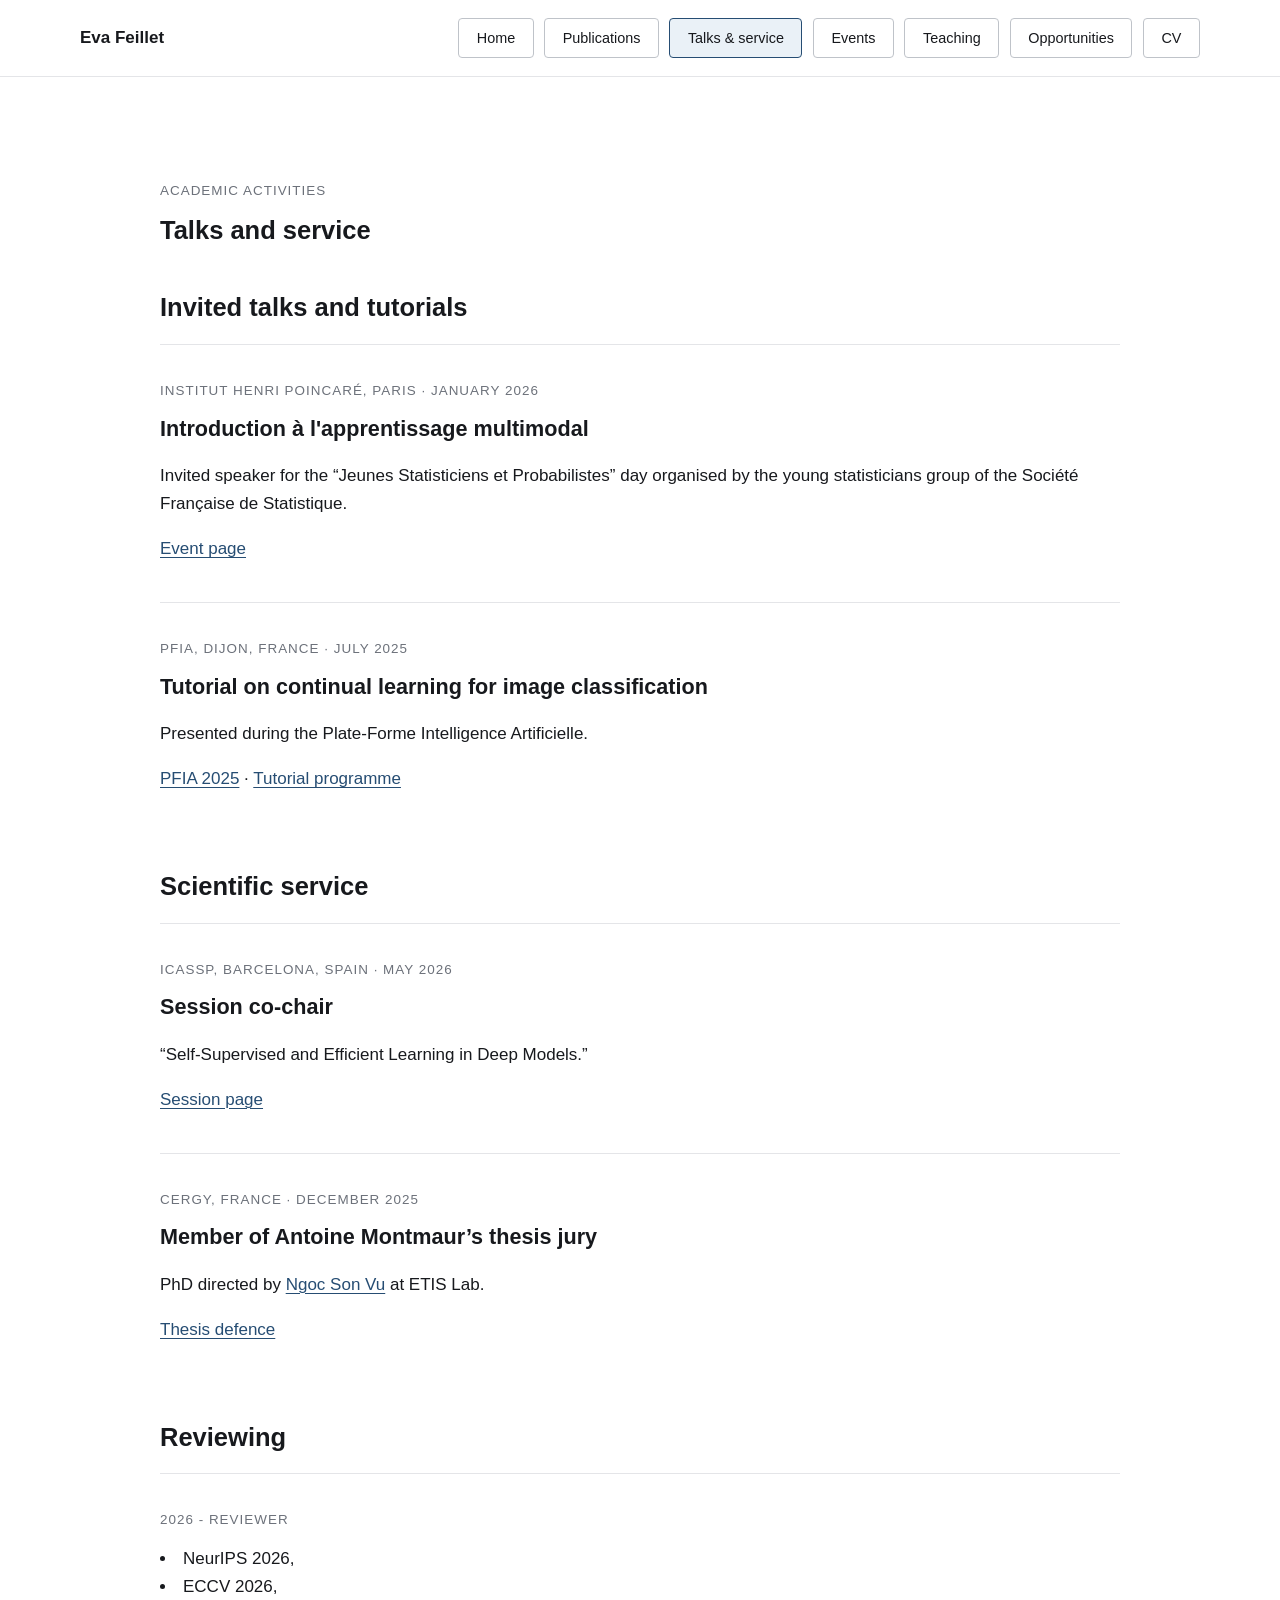
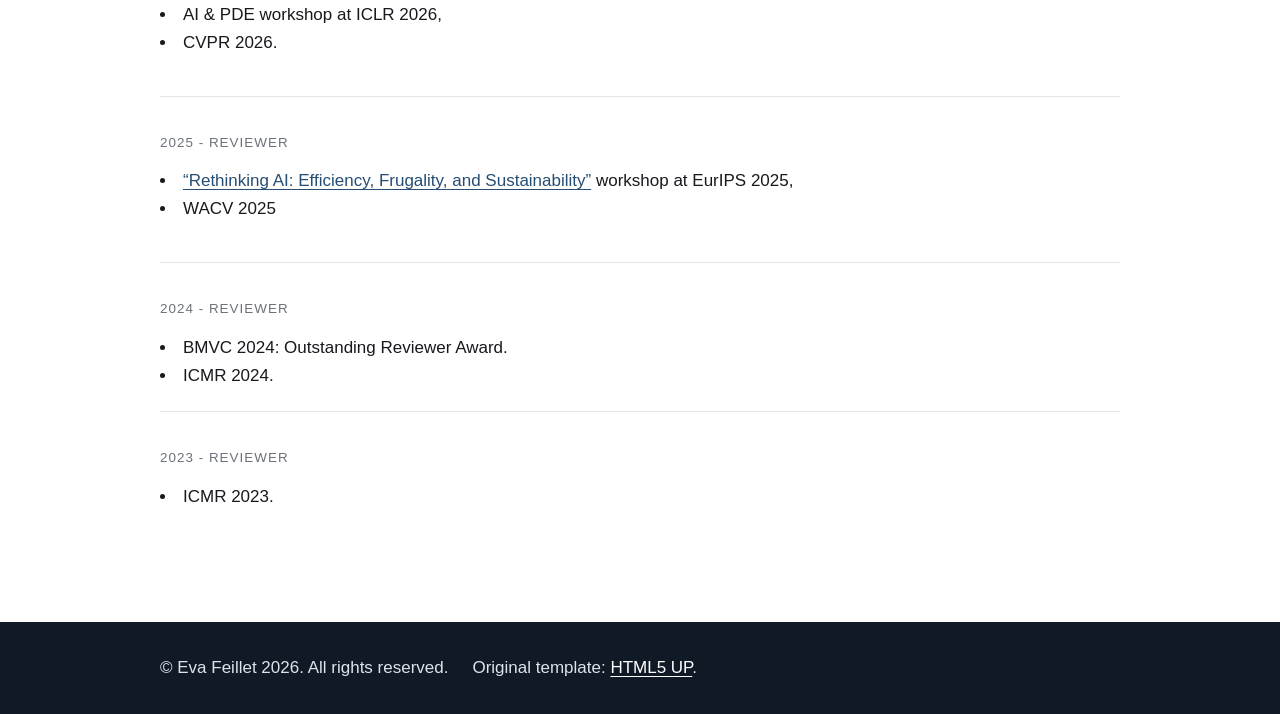
<file: talks-service.html>
<!DOCTYPE HTML>

<!--
    Redesign based on Miniport by HTML5 UP
    html5up.net | @ajlkn
    Original template licensed under CCA 3.0: html5up.net/license
-->
<html lang="en">
<head>
<title>Talks and service — Eva Feillet</title>
<meta charset="utf-8"/>
<meta content="width=device-width, initial-scale=1, user-scalable=no" name="viewport"/>
<meta content="Invited talks, tutorials, presentations, and scientific service." name="description"/>
<link href="site.css" rel="stylesheet"/>
</head>
<body class="subpage">
<nav aria-label="Primary navigation" id="nav"><div class="nav-shell"><a class="site-name" href="index.html">Eva Feillet</a><ul><li><a href="index.html">Home</a></li><li><a href="publications.html">Publications</a></li><li><a aria-current="page" href="talks-service.html">Talks &amp; service</a></li><li><a href="events.html">Events</a></li><li><a href="teaching.html">Teaching</a></li><li><a href="opportunities.html">Opportunities</a></li><li><a href="cv.html">CV</a></li></ul></div></nav>
<main><article class="wrapper style1"><div class="page-container">
<header class="page-header"><p class="eyebrow">Academic activities</p><h1>Talks and service</h1></header>
<h2>Invited talks and tutorials</h2>
<div class="record-list">
<section class="record-card"><p class="meta">Institut Henri Poincaré, Paris · January 2026</p><h3>Introduction à l'apprentissage multimodal</h3><p>Invited speaker for the “Jeunes Statisticiens et Probabilistes” day organised by the young statisticians group of the Société Française de Statistique.</p><p><a href="https://www.sfds.asso.fr/fr/jeunes_statisticiens/journees_young_statisticians_and_probabilists/757-accueil_ysp/">Event page</a></p></section>
<section class="record-card"><p class="meta">PFIA, Dijon, France · July 2025</p><h3>Tutorial on continual learning for image classification</h3><p>Presented during the Plate-Forme Intelligence Artificielle.</p><p><a href="https://pfia2025.u-bourgogne.fr/">PFIA 2025</a> · <a href="https://pfia2025.u-bourgogne.fr/tutoriels/">Tutorial programme</a></p></section>
</div>
<h2 style="margin-top:2.5rem">Scientific service</h2>
<div class="record-list">
<section class="record-card"><p class="meta">ICASSP, Barcelona, Spain · May 2026</p><h3>Session co-chair</h3><p>“Self-Supervised and Efficient Learning in Deep Models.”</p><p><a href="https://www.cmsworkshops.com/ICASSP2026/view_session.php?SessionID=1025">Session page</a></p></section>
<section class="record-card"><p class="meta">Cergy, France · December 2025</p><h3>Member of Antoine Montmaur’s thesis jury</h3><p>PhD directed by <a href="https://scholar.google.com/citations?user=Fw14qXwAAAAJ&amp;hl=fr&amp;oi=ao">Ngoc Son Vu</a> at ETIS Lab.</p><p><a href="https://www.etis-lab.fr/event/soutenance-de-these-antoine-montmaur/">Thesis defence</a></p></section>
</div>
<h2 style="margin-top:2.5rem">Reviewing</h2><div class="record-list">
    <section class="record-card"><p class="meta">2026 - Reviewer</p>
        <li>NeurIPS 2026,</li><li>ECCV 2026,</li><li>AI &amp; PDE workshop at ICLR 2026,</li><li>CVPR 2026.</li></p></section>
        <section class="record-card"><p class="meta">2025 - Reviewer</p>
        <li><a href="https://rethinking-ai.github.io/"> “Rethinking AI: Efficiency, Frugality, and Sustainability”</a> workshop at EurIPS 2025, </li><li>WACV 2025</li></p></section>
        <section class="record-card"><p class="meta">2024 - Reviewer</p><li>BMVC 2024: Outstanding Reviewer Award.</li><li>ICMR 2024.</li></section>
        <section class="record-card"><p class="meta">2023 - Reviewer</p><li>ICMR 2023.</li></section></div></div></article></main>
<footer class="site-footer"><div class="page-container"><ul id="copyright">
<li>© Eva Feillet 2026. All rights reserved.</li>
<li>Original template: <a href="http://html5up.net">HTML5 UP</a>.</li>
</ul></div></footer>
</body>
</html>
</file>
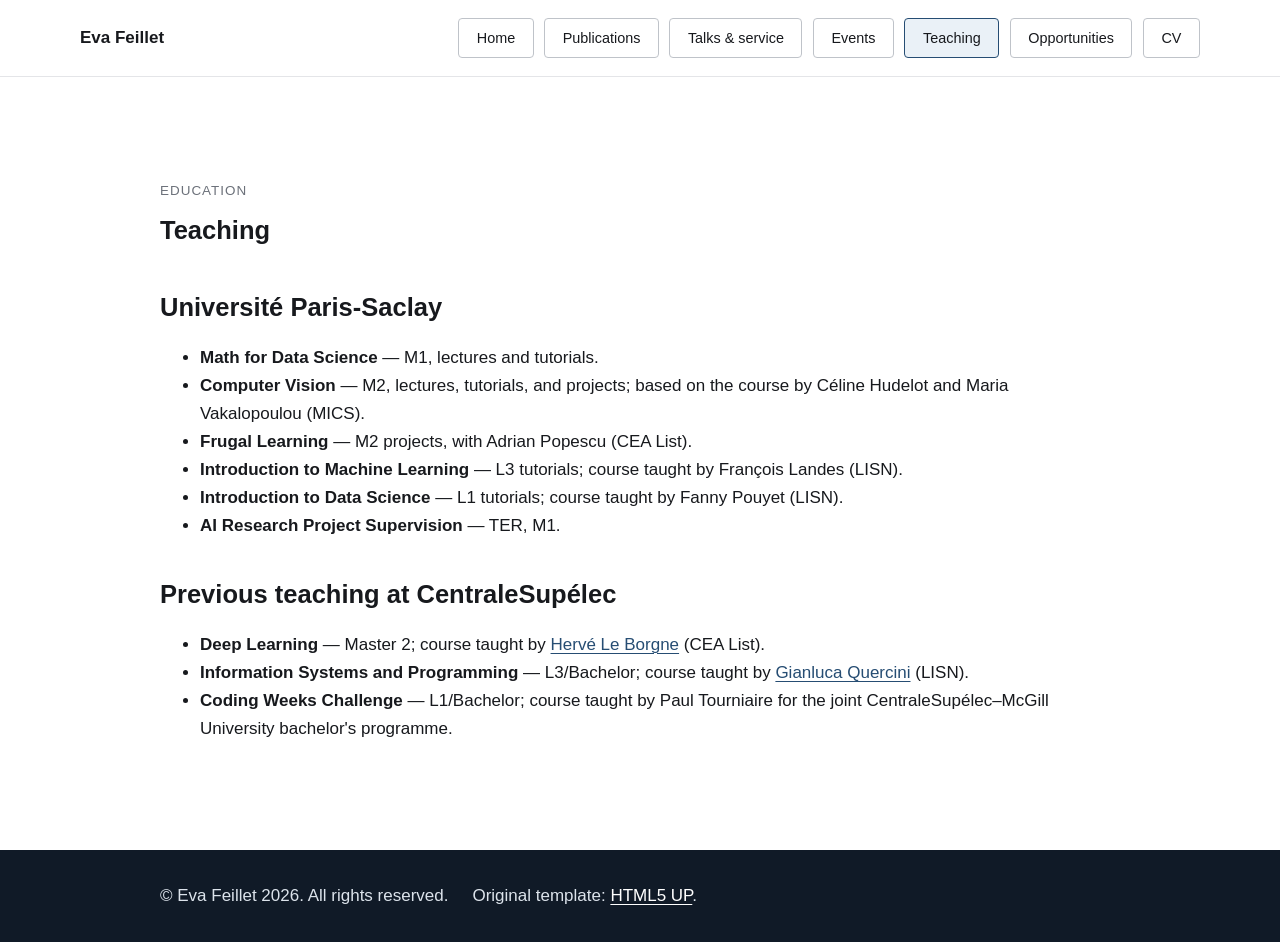
<file: teaching.html>
<!DOCTYPE HTML>

<!--
    Redesign based on Miniport by HTML5 UP
    html5up.net | @ajlkn
    Original template licensed under CCA 3.0: html5up.net/license
-->
<html lang="en">
<head>
<title>Teaching — Eva Feillet</title>
<meta charset="utf-8"/>
<meta content="width=device-width, initial-scale=1, user-scalable=no" name="viewport"/>
<meta content="Teaching activities at Université Paris-Saclay and CentraleSupélec." name="description"/>
<link href="site.css" rel="stylesheet"/>
</head>
<body class="subpage">
<nav aria-label="Primary navigation" id="nav"><div class="nav-shell"><a class="site-name" href="index.html">Eva Feillet</a><ul><li><a href="index.html">Home</a></li><li><a href="publications.html">Publications</a></li><li><a href="talks-service.html">Talks &amp; service</a></li><li><a href="events.html">Events</a></li><li><a aria-current="page" href="teaching.html">Teaching</a></li><li><a href="opportunities.html">Opportunities</a></li><li><a href="cv.html">CV</a></li></ul></div></nav>
<main><article class="wrapper style1"><div class="page-container">
<header class="page-header"><p class="eyebrow">Education</p><h1>Teaching</h1></header>
<h2>Université Paris-Saclay</h2>
<ul class="compact-list">
<li><strong>Math for Data Science</strong> — M1, lectures and tutorials.</li>
<li><strong>Computer Vision</strong> — M2, lectures, tutorials, and projects; based on the course by Céline Hudelot and Maria Vakalopoulou (MICS).</li>
<li><strong>Frugal Learning</strong> — M2 projects, with Adrian Popescu (CEA List).</li>
<li><strong>Introduction to Machine Learning</strong> — L3 tutorials; course taught by François Landes (LISN).</li>
<li><strong>Introduction to Data Science</strong> — L1 tutorials; course taught by Fanny Pouyet (LISN).</li>
<li><strong>AI Research Project Supervision</strong> — TER, M1.</li>
</ul>
<h2 style="margin-top:2.5rem">Previous teaching at CentraleSupélec</h2>
<ul class="compact-list">
<li><strong>Deep Learning</strong> — Master 2; course taught by <a href="https://scholar.google.fr/citations?user=ZlKEgWYAAAAJ&amp;hl=fr">Hervé Le Borgne</a> (CEA List).</li>
<li><strong>Information Systems and Programming</strong> — L3/Bachelor; course taught by <a href="https://gquercini.github.io/">Gianluca Quercini</a> (LISN).</li>
<li><strong>Coding Weeks Challenge</strong> — L1/Bachelor; course taught by Paul Tourniaire for the joint CentraleSupélec–McGill University bachelor's programme.</li>
</ul>
</div></article></main>
<footer class="site-footer"><div class="page-container"><ul id="copyright">
<li>© Eva Feillet 2026. All rights reserved.</li>
<li>Original template: <a href="http://html5up.net">HTML5 UP</a>.</li>
</ul></div></footer>
</body>
</html>
</file>
<file: site.css>
:root {
  --page-width: 1120px;
  --content-width: 960px;
  --gutter: clamp(1.25rem, 4vw, 3rem);
  --text: #17191d;
  --muted: #6c717a;
  --line: #e4e5e8;
  --paper: #ffffff;
  --wash: #f7f7f5;
  --accent: #264d73;
  --accent-soft: #eaf1f7;
  --dark: #101a27;
}

* { box-sizing: border-box; }
html { scroll-behavior: smooth; }
body {
  margin: 0;
  color: var(--text);
  background: var(--paper);
  font-family: Arial, Helvetica, sans-serif;
  font-size: 17px;
  line-height: 1.65;
}
a { color: var(--accent); text-decoration-thickness: 1px; text-underline-offset: .18em; }
img { max-width: 100%; }

.page-container {
  width: min(calc(100% - 2 * var(--gutter)), var(--content-width));
  margin-inline: auto;
}
.hero-section .page-container,
#research .page-container,
#projects .page-container,
#selected-publications .page-container {
  max-width: var(--page-width);
}
.prose { max-width: 820px; }
.section, .wrapper { padding: clamp(3.5rem, 7vw, 7rem) 0; }
.section-alt, .style2 { background: var(--wash); }

h1, h2, h3, h4 { line-height: 1.16; margin-top: 0; }
h3 { font-size: 1.35rem; }
h4 { font-size: .78rem; letter-spacing: .08em; text-transform: uppercase; margin: 1.35rem 0 .35rem; }
.lead, .section-lead { font-size: clamp(1.12rem, 1.6vw, 1.35rem); max-width: 780px; }
.eyebrow, .meta { color: var(--muted); font-size: .84rem; letter-spacing: .075em; text-transform: uppercase; }

/* Navigation: preserve the previous boxed menu treatment. */
#nav {
  position: sticky;
  top: 0;
  z-index: 20;
  background: rgba(255,255,255,.96);
  border-bottom: 1px solid var(--line);
  backdrop-filter: blur(10px);
}
.nav-shell {
  width: min(calc(100% - 2 * var(--gutter)), var(--page-width));
  min-height: 76px;
  margin-inline: auto;
  display: flex;
  align-items: center;
  gap: 1.5rem;
}
.site-name {
  flex: 0 0 auto;
  font-weight: 700;
  color: var(--text);
  text-decoration: none;
  white-space: nowrap;
}
.nav-shell ul {
  list-style: none;
  margin: 0 0 0 auto;
  padding: 0;
  display: flex;
  align-items: center;
  flex-wrap: wrap;
  gap: .65rem;
}
.nav-shell li { margin: 0; padding: 0; list-style: none; }
.nav-shell li a {
  display: block;
  padding: .72rem 1.1rem;
  border: 1px solid #bfc3c9;
  border-radius: 4px;
  color: var(--text);
  background: #fff;
  text-decoration: none;
  font-size: .9rem;
  line-height: 1;
}
.nav-shell li a:hover,
.nav-shell li a[aria-current="page"] {
  border-color: var(--accent);
  background: var(--accent-soft);
}

/* Hero: exactly one text region and one portrait region. */
.hero-layout {
  display: grid;
  grid-template-columns: minmax(0, 1fr) minmax(150px, 230px);
  gap: clamp(2rem, 6vw, 6rem);
  align-items: start;
}
.hero-text { min-width: 0; }
.hero-portrait { width: 100%; max-width: 210px; justify-self: end; margin-top: 1.1rem; }
.hero-portrait img { display: block; width: 100%; height: auto; border-radius: 2px; }
.button-row, .profile-links { display: flex; flex-wrap: wrap; gap: .7rem 1.25rem; margin-top: 1.6rem; }
.button { display: inline-block; padding: .72rem 1.15rem; border: 1px solid #b8c2ce; border-radius: 4px; text-decoration: none; color: var(--text); background: #fff; }

/* Research programme: exactly three cards. */
.research-directions {
  display: grid;
  grid-template-columns: repeat(3, minmax(0, 1fr));
  gap: clamp(1.5rem, 3vw, 3rem);
  margin-top: 3rem;
}
.research-direction { min-width: 0; border-top: 2px solid var(--text); padding-top: 1.35rem; }

.project-grid { display: grid; grid-template-columns: repeat(2, minmax(0, 1fr)); gap: 1.5rem; margin-top: 2.5rem; }
.project-card, .record-card { border-top: 1px solid var(--line); padding: 1.35rem 0; }
/* Distinguish category/status headings from individual project titles, with no text changes. */
.project-card > h3:first-child { color: var(--accent); }
.project-card > h3:first-child:not(:last-of-type) {
  font-size: .82rem;
  line-height: 1.25;
  letter-spacing: .08em;
  text-transform: uppercase;
  margin-bottom: .7rem;
}
.project-card > h3:first-child:last-of-type {
  font-size: 1.35rem;
  letter-spacing: 0;
  text-transform: none;
}
.project-card > .meta + h3,
.project-card > h3 + h3 {
  color: var(--text);
  font-size: 1.35rem;
  letter-spacing: 0;
  text-transform: none;
}

.publication-grid { display: grid; grid-template-columns: repeat(2, minmax(0, 1fr)); gap: 2rem; margin: 1.5rem 0 3rem; }
.publication-card { display: grid; grid-template-columns: 140px minmax(0, 1fr); gap: 1.5rem; border-top: 1px solid var(--line); padding-top: 1.5rem; }
.illustration-placeholder {
  min-height: 115px;
  border-radius: 5px;
  background:
    radial-gradient(circle at 22% 35%, rgba(255,255,255,.85) 0 4%, transparent 5%),
    radial-gradient(circle at 72% 68%, rgba(255,255,255,.72) 0 8%, transparent 9%),
    linear-gradient(135deg, #dbe8f1, #7fa0bc 58%, #335b7e);
}
.publication-card:nth-child(even) .illustration-placeholder {
  background:
    radial-gradient(circle at 78% 28%, rgba(255,255,255,.86) 0 4%, transparent 5%),
    radial-gradient(circle at 26% 74%, rgba(255,255,255,.66) 0 9%, transparent 10%),
    linear-gradient(145deg, #e7e0d3, #b79e76 55%, #6e5638);
}
.topic-title { margin-top: 3rem; }
.record-list { max-width: 960px; }
.page-header { margin-bottom: 3rem; }
.compact-list { max-width: 900px; }

.contact-section { background: var(--dark); color: #f1f4f7; }
.contact-section a { color: #fff; }
.site-footer { padding: 2rem 0; background: var(--dark); color: #dce3eb; }
.site-footer ul, #copyright {
  list-style: none;
  margin: 0;
  padding: 0;
  display: flex;
  flex-wrap: wrap;
  gap: .5rem 1.5rem;
}
.site-footer li, #copyright li { list-style: none; margin: 0; padding: 0; }
.site-footer a { color: #fff; }

@media (max-width: 900px) {
  .research-directions { grid-template-columns: 1fr; }
  .project-grid, .publication-grid { grid-template-columns: 1fr; }
  .nav-shell { align-items: flex-start; padding: 1rem 0; flex-direction: column; gap: .7rem; }
  .nav-shell ul { margin: 0; gap: .45rem; }
  .nav-shell li a { padding: .65rem .9rem; }
  .hero-layout { grid-template-columns: minmax(0, 1fr) 165px; gap: 2.2rem; }
  .hero-portrait { max-width: 165px; }
}
@media (max-width: 650px) {
  body { font-size: 16px; }
  .hero-layout { grid-template-columns: 1fr; }
  .hero-portrait { grid-row: 1; justify-self: start; max-width: 135px; margin: 0; }
  .publication-card { grid-template-columns: 1fr; }
  .illustration-placeholder { min-height: 90px; }
  .nav-shell ul { overflow-x: auto; flex-wrap: nowrap; width: 100%; padding-bottom: .2rem; }
  .nav-shell li a { white-space: nowrap; }
}
</file>
